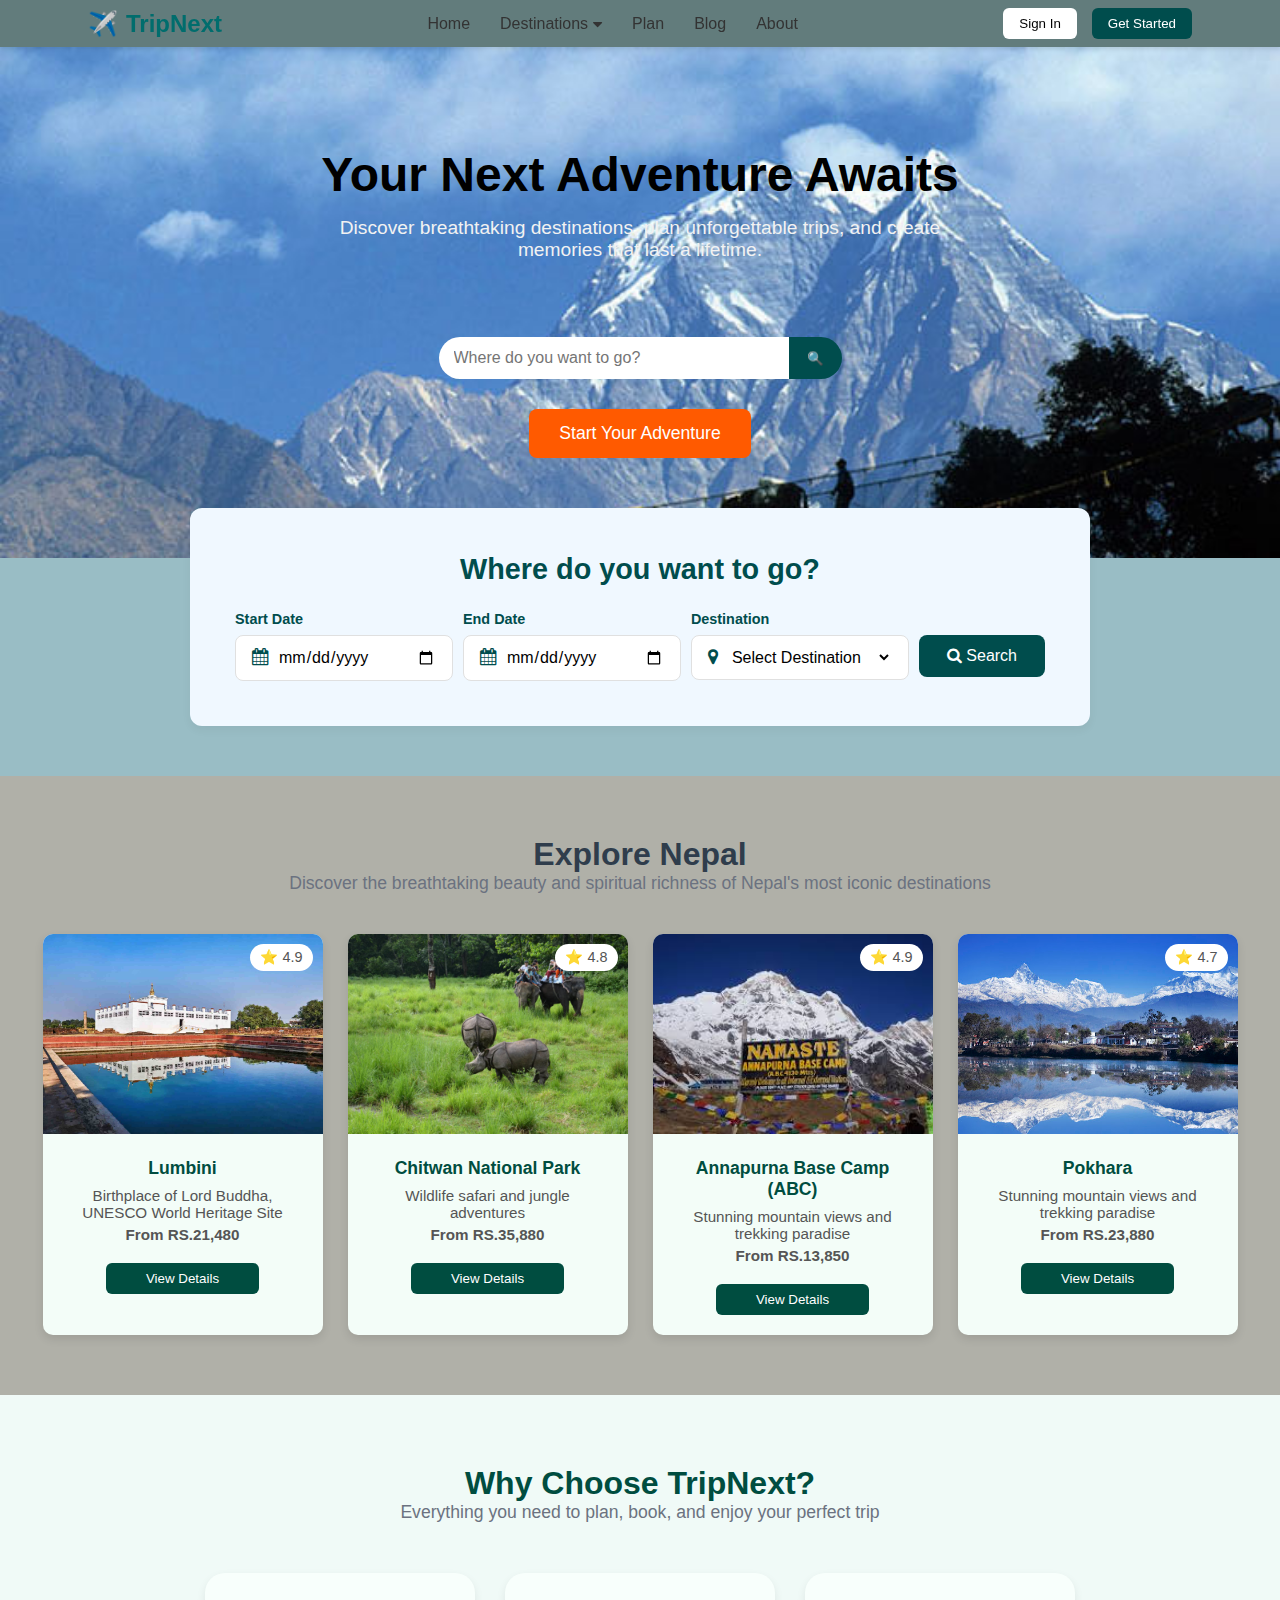
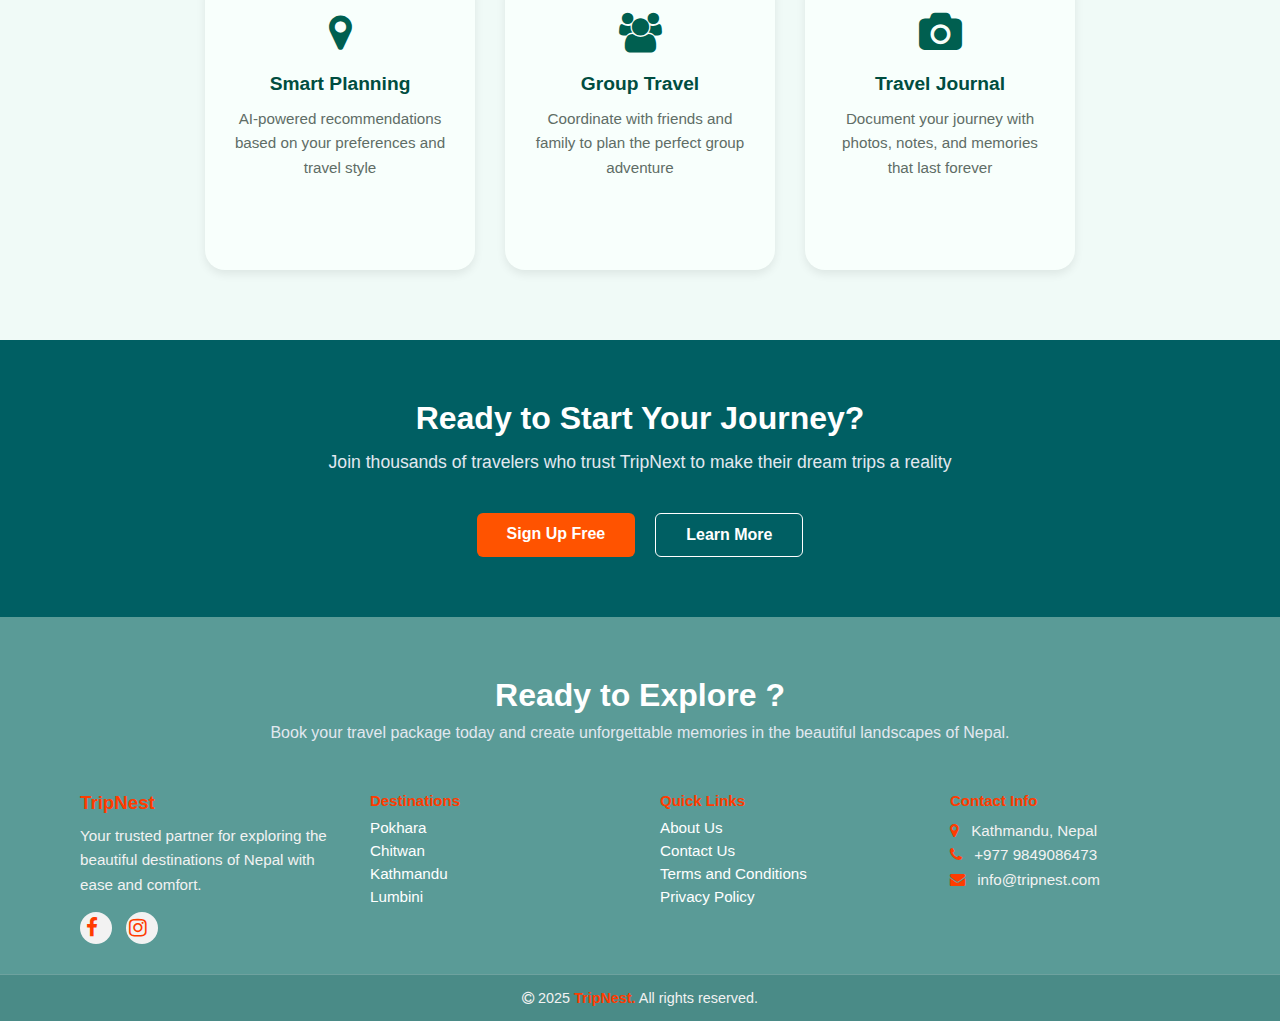
<file: index.html>
<!DOCTYPE html>
<html lang="en">
<head>
  <meta charset="UTF-8" />
  <meta name="viewport" content="width=device-width, initial-scale=1.0" />
  <title>TripNext</title>
  <link rel="stylesheet" href="https://cdnjs.cloudflare.com/ajax/libs/font-awesome/4.7.0/css/font-awesome.min.css">
    
  <style>
    /* ---------- Global Styles ---------- */
    * {
      margin: 0;
      padding: 0;
      box-sizing: border-box;
      font-family: 'Segoe UI', Tahoma, Geneva, Verdana, sans-serif;
    }

    body {
      background-color: #99bdc5;
      color: #222;
    }

    a {
      text-decoration: none;
      color: inherit;
    }

    /* ---------- Navbar ---------- */
    header {
      display: flex;
      justify-content: space-between;
      align-items: center;
      padding: 8px 88px;
      background-color:rgb(98, 124, 124);
      box-shadow: 0 2px 4px rgba(0,0,0,0.1);
      position:sticky;
      top: 0;
      z-index: 90;
    }

    .logo {
      font-size: 1.5rem;
      font-weight: bold;
      color: #006d6d;
      display: flex;
      align-items: center;
      gap: 8px;
    }

    .logo::before {
      content: "✈️";
    }

    nav ul {
      display: flex;
      list-style: none;
      gap: 30px;
    }

    nav ul li {
      font-weight: 500;
      color: #333;
      gap: 15px;
      position: relative;
    }

    .nav-right {
      display: flex;
      align-items: center;
      gap: 15px;
    }

    .nav-right button {
      border: none;
      cursor: pointer;
      padding: 8px 16px;
      border-radius: 6px;
      font-weight: 500;
    }

    .signin-btn {
      background: #fff;
      border: 1px solid #ccc;
    }

    .admin-btn {
      background: #f7f7f7;
      border: 1px solid #ccc;
    }

    .getstarted-btn {
      background-color: #004d4d;
      color: white;
    }

    /* ---------- Dropdown Styles ---------- */
    .dropdown {
      position: relative;
    }

    .dropbtn {
      display: flex;
      align-items: center;
      gap: 5px;
    }

    .dropdown-content {
      display: none;
      position: absolute;
      background-color: #ffffff;
      min-width: 220px;
      box-shadow: 0 8px 16px rgba(0, 0, 0, 0.1);
      border-radius: 8px;
      z-index: 100;
      top: 100%;
      left: 0;
      padding: 10px 0;
      margin-top: 10px;
    }

    .dropdown-content a {
      color: #333;
      padding: 12px 20px;
      text-decoration: none;
      display: block;
      font-weight: 500;
      transition: all 0.3s ease;
      border-left: 3px solid transparent;
    }

    .dropdown-content a:hover {
      background-color: #f0faf7;
      color: #004d4d;
      border-left: 3px solid #004d4d;
    }

    .dropdown:hover .dropdown-content {
      display: block;
    }

    .dropdown:hover .dropbtn {
      color: #004d4d;
    }

    .dropdown-content::before {
      content: '';
      position: absolute;
      top: -10px;
      left: 20px;
      border-width: 0 10px 10px 10px;
      border-style: solid;
      border-color: transparent transparent #ffffff transparent;
    }

    /* ---------- Hero Section ---------- */
    .project {
      text-align: center;
      background-color: #7fa9a9;
      color:black;
      padding: 100px 20px;
      background-image: url(images/background.jpg);
      background-repeat: no-repeat;
      background-size: cover;
    }

    .hero h1 {
      font-size: 3rem;
      font-weight: 800;
      margin-bottom: 15px;
    }

    .hero p {
      font-size: 1.2rem;
      max-width: 650px;
      margin: 0 auto 40px auto;
      color: #f2f2f2;
    }

    .search-box {
      display: flex;
      justify-content: center;
      margin-bottom: 30px;
    }

    .search-box input {
      width: 350px;
      padding: 12px 15px;
      border-radius: 25px 0 0 25px;
      border: none;
      outline: none;
      font-size: 1rem;
    }

    .search-box button {
      background-color: #004d4d;
      border: none;
      color: white;
      padding: 12px 18px;
      border-radius: 0 25px 25px 0;
      cursor: pointer;
    }

    .start-btn {
      background-color: #ff5a00;
      color: white;
      border: none;
      padding: 14px 30px;
      border-radius: 8px;
      font-size: 1.1rem;
      cursor: pointer;
      transition: background 0.3s;
    }

    .start-btn:hover {
      background-color: #ff7300;
    }

    /* ------- Search Container ------- */
    .search-container {
      background-color:aliceblue;
      padding: 45px;
      border-radius: 12px;
      box-shadow: 0 4px 10px rgba(0, 0, 0, 0.05);
      width: 90%;
      max-width: 900px;
      text-align: center;
      margin: -50px auto 50px auto;
    }

    .search-container h2 {
      color: #004d4d;
      font-size: 1.8rem;
      margin-bottom: 25px;
      font-weight: 700;
    }

    /* ------- Search Form ------- */
    .search-bar {
      display: flex;
      justify-content: space-between;
      flex-wrap: wrap;
      gap: 10px;
    }

    .search-field {
      flex: 1;
      display: flex;
      flex-direction: column;
      gap: 8px;
      min-width: 180px;
    }

    .search-field label {
      font-weight: 600;
      color: #004d4d;
      font-size: 0.9rem;
      text-align: left;
    }

    .search-field-input {
      display: flex;
      align-items: center;
      gap: 10px;
      border: 1px solid #e0e0e0;
      border-radius: 8px;
      padding: 12px 16px;
      background-color: #fff;
    }

    .search-field-input input, .search-field-input select {
      border: none;
      outline: none;
      width: 100%;
      font-size: 1rem;
      background: transparent;
    }

    .search-field-input i {
      color: #004d4d;
      font-size: 1.1rem;
    }

    /* ------- Search Button ------- */
    .search-button {
      background-color: #004d4d;
      color: white;
      border: none;
      border-radius: 8px;
      padding: 12px 28px;
      cursor: pointer;
      font-size: 1rem;
      font-weight: 500;
      transition: background 0.3s;
      margin-top: 24px;
      height: fit-content;
    }

    .search-button:hover {
      background-color: #007272;
    }

    /* ------- Explore Section ------- */
    .explore-section {
      text-align: center;
      padding: 60px 20px;
      background-color:rgb(176, 176, 168);
      width: 100%;
    }

    .explore-section h2 {
      font-size: 2rem;
      font-weight: 700;
      color: #2f3d4c;
    }

    .explore-section p {
      color: #6b7280;
      font-size: 1.1rem;
      margin-bottom: 40px;
    }

    .card-container {
      display: flex;
      justify-content: center;
      flex-wrap: wrap;
      gap: 25px;
    }

    .card {
      background-color: #f3fdf8;
      border-radius: 10px;
      width: 280px;
      box-shadow: 0 4px 10px rgba(0, 0, 0, 0.1);
      overflow: hidden;
      position: relative;
      transition: transform 0.3s ease;
    }

    .card:hover {
      transform: translateY(-8px);
    }

    .card img {
      width: 100%;
      height: 200px;
      object-fit: cover;
    }

    .rating {
      position: absolute;
      top: 10px;
      right: 10px;
      background: white;
      padding: 5px 10px;
      border-radius: 20px;
      font-size: 0.9rem;
      color: #555;
    }

    .card-content {
      padding: 20px;
    }

    .card-content h3 {
      color: #004d40;
      font-size: 1.1rem;
      margin-bottom: 8px;
    }

    .card-content p {
      color: #555;
      font-size: 0.95rem;
      margin: 5px 0;
    }

    .price {
      font-weight: bold;
      color: #003c30;
      margin-top: 10px;
    }

    .btn {
      margin-top: 15px;
      background-color: #004d40;
      color: white;
      border: none;
      padding: 8px 20px;
      border-radius: 6px;
      cursor: pointer;
      transition: background-color 0.3s ease;
    }

    .btn:hover {
      background-color: #00695c;
    }

    /* ------- Choose Section ------- */
    .choose-section {
      background-color: #f0faf7;
      text-align: center;
      padding: 70px 20px;
      width: 100%;
    }

    .choose-section h2 {
      font-size: 2rem;
      color: #004d40;
      font-weight: 700;
    }

    .choose-section p {
      color: #6b7280;
      margin-bottom: 50px;
      font-size: 1.1rem;
    }

    .features-container {
      display: flex;
      justify-content: center;
      flex-wrap: wrap;
      gap: 30px;
    }

    .feature-card {
      background-color: #f8fffc;
      width: 270px;
      border-radius: 20px;
      padding: 40px 25px;
      box-shadow: 0 4px 10px rgba(0, 0, 0, 0.08);
      transition: transform 0.3s ease, box-shadow 0.3s ease;
    }

    .feature-card:hover {
      transform: translateY(-8px);
      box-shadow: 0 6px 15px rgba(0, 0, 0, 0.1);
    }

    .feature-card i {
      font-size: 2.5rem;
      color: #005f50;
      margin-bottom: 20px;
    }

    .feature-card h3 {
      font-size: 1.2rem;
      color: #004d40;
      margin-bottom: 12px;
    }

    .feature-card p {
      color: #5f6d66;
      font-size: 0.95rem;
      line-height: 1.6;
    }

    /* ------- Journey Section ------- */
    .journey-section {
      background-color: #005f63;
      color: white;
      text-align: center;
      padding: 60px 20px;
      width: 100%;
    }

    .journey-section h2 {
      font-size: 2rem;
      font-weight: 700;
      margin-bottom: 15px;
    }

    .journey-section p {
      font-size: 1.1rem;
      color: #e2e8f0;
      margin-bottom: 40px;
    }

    .button-container {
      display: flex;
      justify-content: center;
      gap: 20px;
    }

    .btn-primary {
      background-color: #ff5300;
      color: white;
      padding: 12px 30px;
      border-radius: 6px;
      text-decoration: none;
      font-weight: 600;
      transition: 0.3s;
    }

    .btn-primary:hover {
      background-color: #e04a00;
    }

    .btn-outline {
      border: 1.5px solid white;
      color: white;
      padding: 12px 30px;
      border-radius: 6px;
      text-decoration: none;
      font-weight: 600;
      transition: 0.3s;
    }

    .btn-outline:hover {
      background-color: white;
      color: #005f63;
    }

    /* ------- Footer Section ------- */
    .footer-section {
      background-color: #5a9b97;
      color: white;
      padding-top: 60px;
      text-align: center;
      width: 100%;
    }

    .footer-top h2 {
      font-size: 2rem;
      font-weight: 700;
      margin-bottom: 10px;
    }

    .footer-top p {
      font-size: 1rem;
      color: #e2e8f0;
      margin-bottom: 50px;
    }

    .footer-content {
      display: flex;
      justify-content: center;
      flex-wrap: wrap;
      gap: 40px;
      text-align: left;
      padding: 0 30px 30px 30px;
    }

    .footer-box {
      flex: 1;
      min-width: 200px;
      max-width: 250px;
    }

    .footer-logo {
      color: #ff3c00;
      font-weight: 700;
      margin-bottom: 10px;
    }

    .footer-box h4 {
      color: #ff3c00;
      font-size: 15px;
      margin-bottom: 10px;
    }

    .footer-box ul {
      list-style: none;
      padding: 0;
      margin: 0;
    }

    .footer-box ul li {
      color: white;
      font-size: 0.95rem;
      margin-bottom: 6px;
      cursor: pointer;
    }

    .footer-box ul li:hover {
      text-decoration: underline;
    }

    .footer-box p {
      color: #f2f2f2;
      font-size: 0.95rem;
      line-height: 1.6;
    }

    .footer-box i {
      color: #ff3c00;
      margin-right: 8px;
    }

    .social-icons {
      margin-top: 15px;
    }

    .social-icons a {
      display: inline-block;
      margin-right: 10px;
      font-size: 1.3rem;
      color: white;
      background-color: #f2f2f2;
      border-radius: 50%;
      width: 32px;
      height: 32px;
      text-align: center;
      line-height: 32px;
      transition: 0.3s;
    }

    .social-icons a:hover {
      background-color: #ff3c00;
      color: white;
    }

    .footer-bottom {
      background-color: #4a8b87;
      text-align: center;
      padding: 15px 10px;
      border-top: 1px solid rgba(255, 255, 255, 0.2);
    }

    .footer-bottom p {
      color: #f2f2f2;
      font-size: 0.9rem;
    }

    .footer-bottom strong {
      color: #ff3c00;
    }

    /* ------- Responsive ------- */
    @media (max-width: 768px) {
      header {
        flex-direction: column;
        padding: 15px 20px;
        gap: 10px;
      }
      nav ul {
        gap: 15px;
        flex-wrap: wrap;
        justify-content: center;
      }
      .hero h1 {
        font-size: 2.2rem;
      }
      .search-box input {
        width: 80%;
      }
      .search-bar {
        flex-direction: column;
      }
      .search-field,
      .search-button {
        width: 100%;
      }
      .button-container {
        flex-direction: column;
        align-items: center;
      }
      .footer-content {
        flex-direction: column;
        align-items: center;
        text-align: center;
      }
      
      /* Responsive dropdown */
      .dropdown-content {
        position: static;
        box-shadow: none;
        border-radius: 0;
        padding: 0;
        margin-top: 0;
        display: none;
      }
      .dropdown-content::before {
        display: none;
      }
      .dropdown-content a {
        padding: 10px 15px;
        background-color: #f8f8f8;
      }
    }

    /* ------- Search Results Styles ------- */
    .search-results {
      background-color: #f9f9f9;
      padding: 20px;
      border-radius: 12px;
      margin-top: 30px;
      box-shadow: 0 4px 10px rgba(0, 0, 0, 0.05);
      display: none;
    }

    .results-header {
      display: flex;
      justify-content: space-between;
      align-items: center;
      margin-bottom: 15px;
      padding-bottom: 10px;
      border-bottom: 2px solid #e0e0e0;
    }

    .results-title {
      font-size: 1.5rem;
      color: #004d4d;
    }

    .results-count {
      color: #666;
      font-weight: 600;
    }

    .destination-cards-results {
      display: grid;
      grid-template-columns: repeat(auto-fill, minmax(300px, 1fr));
      gap: 15px;
    }

    .destination-card-result {
      background-color: white;
      border-radius: 10px;
      padding: 20px;
      box-shadow: 0 3px 8px rgba(0, 0, 0, 0.08);
      transition: all 0.3s;
      display: flex;
      flex-direction: column;
      gap: 10px;
    }

    .destination-card-result:hover {
      transform: translateY(-3px);
      box-shadow: 0 5px 15px rgba(0, 0, 0, 0.1);
    }

    .card-title-result {
      font-size: 1.3rem;
      font-weight: 700;
      color: #004d4d;
      margin: 0;
    }

    .card-dates-result {
      color: #666;
      font-size: 0.9rem;
      margin: 0;
    }

    .card-price-result {
      font-size: 1.2rem;
      font-weight: 700;
      color: #004d4d;
      margin: 0;
    }

    .card-button-result {
      background: linear-gradient(to right, #004d4d, #007272);
      color: white;
      border: none;
      padding: 10px 15px;
      border-radius: 6px;
      text-decoration: none;
      font-weight: 600;
      text-align: center;
      cursor: pointer;
      transition: all 0.3s;
      margin-top: 5px;
      display: block;
    }

    .card-button-result:hover {
      background: linear-gradient(to right, #003c3c, #006060);
      text-decoration: none;
      color: white;
    }

    .no-results {
      text-align: center;
      padding: 30px;
      color: #666;
      font-size: 1rem;
    }

    .no-results i {
      font-size: 2.5rem;
      color: #ccc;
      margin-bottom: 10px;
      display: block;
    }
  </style>
</head>
<body>

  <!-- Navbar -->
  <header>
    <div class="logo">TripNext</div>
    <nav>
      <ul>
        <li><a href="index.html">Home</a></li>
        
        <!-- Destinations Dropdown -->
        <li class="dropdown">
          <a href="#" class="dropbtn">Destinations <i class="fa fa-caret-down"></i></a>
          <div class="dropdown-content">
            <a href="pokhara.html">Pokhara</a>
            <a href="chitwan.html">Chitwan National Park</a>
            <a href="lumbini.html">Lumbini</a>
            <a href="annapurna.html">Annapurna Circuit</a>
          </div>
        </li>
        
        <li><a href="#">Plan</a></li>
        <li><a href="#">Blog</a></li>
        <li><a href="#">About</a></li>
      </ul>
    </nav>
    <div class="nav-right">
      <button class="signin-btn"><a href="signin.php">Sign In</a></button>
      <button class="getstarted-btn"><a href="signup.php">Get Started</a></button>
    </div>
  </header>

  <!-- Hero Section -->
  <section class="project">
    <div class="hero">
      <h1>Your Next Adventure Awaits</h1>
      <p>Discover breathtaking destinations, plan unforgettable trips, and create memories that last a lifetime.</p> <br> <br>
      <div class="search-box">
        <input type="text" placeholder="Where do you want to go?">
        <button>🔍</button>
      </div>
      <button class="start-btn">Start Your Adventure</button>
    </div>
  </section>
  
  <!-- Search Container -->
  <div class="search-container">
    <h2>Where do you want to go?</h2>
    <div class="search-bar">
      <!-- Start Date -->
      <div class="search-field">
        <label for="startDate">Start Date</label>
        <div class="search-field-input">
          <i class="fa fa-calendar"></i>
          <input type="date" id="startDate" placeholder="Start Date">
        </div>
      </div>
      
      <!-- End Date -->
      <div class="search-field">
        <label for="endDate">End Date</label>
        <div class="search-field-input">
          <i class="fa fa-calendar"></i>
          <input type="date" id="endDate" placeholder="End Date">
        </div>
      </div>
      
      <!-- Destination Dropdown -->
      <div class="search-field">
        <label for="destination">Destination</label>
        <div class="search-field-input">
          <i class="fa fa-map-marker"></i>
          <select id="destination">
            <option value="">Select Destination</option>
            <option value="Pokhara">Pokhara</option>
            <option value="Chitwan">Chitwan</option>
            <option value="Lumbini">Lumbini</option>
            <option value="Annapurna">Annapurna</option>
          </select>
        </div>
      </div>
      
      <button class="search-button" id="searchButton"><i class="fa fa-search"></i> Search</button>
    </div>
    
    <!-- Search Results Section -->
    <div class="search-results" id="searchResults">
      <div class="results-header">
        <h2 class="results-title">Search Results</h2>
        <div class="results-count" id="resultsCount">0 destinations found</div>
      </div>
      
      <div class="destination-cards-results" id="destinationCardsResults">
        <!-- Results will be populated here by JavaScript -->
      </div>
    </div>
  </div>

  <!-- Explore Section -->
  <section class="explore-section">
    <h2>Explore Nepal</h2>
    <p>Discover the breathtaking beauty and spiritual richness of Nepal's most iconic destinations</p>

    <div class="card-container">
      <!-- Lumbini -->
      <div class="card">
        <img src="images/lumbini.jpg" alt="Lumbini">
        <div class="rating">⭐ 4.9</div>
        <div class="card-content">
          <h3>Lumbini</h3>
          <p>Birthplace of Lord Buddha, UNESCO World Heritage Site</p>
          <p class="price">From RS.21,480</p>
          <button class="btn"><a href="lumbini.html" class="btn view-details-btn">View Details</a></button>
        </div>
      </div>

      <!-- Chitwan National Park -->
      <div class="card">
        <img src="images/chitwan.jpg" alt="Chitwan National Park">
        <div class="rating">⭐ 4.8</div>
        <div class="card-content">
          <h3>Chitwan National Park</h3>
          <p>Wildlife safari and jungle adventures</p>
          <p class="price">From RS.35,880</p>
          <button class="btn"><a href="chitwan.html" class="btn view-details-btn">View Details</a></button>
        </div>
      </div>

      <!-- Annapurna Base Camp -->
      <div class="card">
        <img src="images/arnapurna.jpg" alt="Annapurna Base Camp">
        <div class="rating">⭐ 4.9</div>
        <div class="card-content">
          <h3>Annapurna Base Camp (ABC)</h3>
          <p>Stunning mountain views and trekking paradise</p>
          <p class="price">From RS.13,850</p>
          <button class="btn"><a href="annapurna.html" class="btn view-details-btn">View Details</a></button>
        </div>
      </div>

       <!-- Pokhara -->
      <div class="card">
        <img src="images/pokhara.jpg" alt="Pokhara">
        <div class="rating">⭐ 4.7</div>
        <div class="card-content">
          <h3>Pokhara</h3>
          <p>Stunning mountain views and trekking paradise</p>
          <p class="price">From RS.23,880</p>
          <button class="btn"><a href="pokhara.html" class="btn view-details-btn">View Details</a></button>
        </div>
      </div>
    </div>
  </section>

  <!-- Choose Section -->
  <section class="choose-section">
    <h2>Why Choose TripNext?</h2>
    <p>Everything you need to plan, book, and enjoy your perfect trip</p>

    <div class="features-container">
      
      <div class="feature-card">
        <i class="fa fa-map-marker"></i>
        <h3>Smart Planning</h3>
        <p>AI-powered recommendations based on your preferences and travel style</p>
      </div>

      <div class="feature-card">
        <i class="fa fa-users"></i>
        <h3>Group Travel</h3>
        <p>Coordinate with friends and family to plan the perfect group adventure</p>
      </div>

      <div class="feature-card">
        <i class="fa fa-camera"></i>
        <h3>Travel Journal</h3>
        <p>Document your journey with photos, notes, and memories that last forever</p>
      </div>

    </div>
  </section>

  <!-- Journey Section -->
  <section class="journey-section">
    <h2>Ready to Start Your Journey?</h2>
    <p>Join thousands of travelers who trust TripNext to make their dream trips a reality</p>
    
    <div class="button-container">
      <a href="#" class="btn-primary">Sign Up Free</a>
      <a href="#" class="btn-outline">Learn More</a>
    </div>
  </section>

  <!-- Footer -->
  <footer class="footer-section">
    <div class="footer-top">
      <h2>Ready to Explore ?</h2>
      <p>Book your travel package today and create unforgettable memories in the beautiful landscapes of Nepal.</p>
    </div>

    <div class="footer-content">
      <div class="footer-box">
        <h3 class="footer-logo">TripNest</h3>
        <p>Your trusted partner for exploring the beautiful destinations of Nepal with ease and comfort.</p>
        <div class="social-icons">
          <a href="#"><i class="fa fa-facebook"></i></a>
          <a href="#"><i class="fa fa-instagram"></i></a>
        </div>
      </div>

      <div class="footer-box">
        <h4>Destinations</h4>
        <ul>
          <li>Pokhara</li>
          <li>Chitwan</li>
          <li>Kathmandu</li>
          <li>Lumbini</li>
        </ul>
      </div>

      <div class="footer-box">
        <h4>Quick Links</h4>
        <ul>
          <li>About Us</li>
          <li>Contact Us</li>
          <li>Terms and Conditions</li>
          <li>Privacy Policy</li>
        </ul>
      </div>

      <div class="footer-box">
        <h4>Contact Info</h4>
        <p><i class="fa fa-map-marker"></i> Kathmandu, Nepal</p>
        <p><i class="fa fa-phone"></i> +977 9849086473</p>
        <p><i class="fa fa-envelope"></i> info@tripnest.com</p>
      </div>
    </div>

    <div class="footer-bottom">
      <p><i class="fa fa-copyright"></i> 2025 <strong>TripNest.</strong> All rights reserved.</p>
    </div>
  </footer>

  <script>
    document.addEventListener('DOMContentLoaded', function() {
      const searchButton = document.getElementById('searchButton');
      const searchResults = document.getElementById('searchResults');
      const destinationCardsResults = document.getElementById('destinationCardsResults');
      const resultsCount = document.getElementById('resultsCount');
      
      // Set minimum date to today
      const today = new Date().toISOString().split('T')[0];
      document.getElementById('startDate').min = today;
      document.getElementById('endDate').min = today;
      
      // Update end date min when start date changes
      document.getElementById('startDate').addEventListener('change', function() {
        document.getElementById('endDate').min = this.value;
      });
      
      // Destination data for Nepal with page links
      const destinations = {
        "Pokhara": {
          name: "Pokhara",
          price: "RS.23,880",
          page: "pokhara.html"
        },
        "Chitwan": {
          name: "Chitwan National Park",
          price: "RS.35,880",
          page: "chitwan.html"
        },
        "Lumbini": {
          name: "Lumbini",
          price: "RS.21,480",
          page: "lumbini.html"
        },
        "Annapurna": {
          name: "Annapurna Circuit",
          price: "RS.13,850",
          page: "annapurna.html"
        }
      };
      
      // Handle search button click
      searchButton.addEventListener('click', function(e) {
        e.preventDefault();
        
        const destination = document.getElementById('destination').value;
        const startDate = document.getElementById('startDate').value;
        const endDate = document.getElementById('endDate').value;
        
        // Validate dates
        if (startDate && endDate && new Date(startDate) > new Date(endDate)) {
          alert('End date must be after start date');
          return;
        }
        
        // Validate destination
        if (!destination) {
          alert('Please select a destination');
          return;
        }
        
        // Show results section
        searchResults.style.display = 'block';
        
        // Format dates for display
        const formattedStartDate = formatDate(startDate);
        const formattedEndDate = formatDate(endDate);
        
        // Clear previous results
        destinationCardsResults.innerHTML = '';
        
        // Display results
        if (destination && destinations[destination]) {
          const dest = destinations[destination];
          
          const card = document.createElement('div');
          card.className = 'destination-card-result';
          card.innerHTML = `
            <h3 class="card-title-result">${dest.name}</h3>
            <p class="card-dates-result">📅 ${formattedStartDate} - ${formattedEndDate}</p>
            <p class="card-price-result">${dest.price}</p>
            <a href="${dest.page}" class="card-button-result">Book Now</a>
          `;
          destinationCardsResults.appendChild(card);
          
          resultsCount.textContent = "1 destination found";
        } else {
          destinationCardsResults.innerHTML = `
            <div class="no-results">
              <i>✈️</i>
              <p>Please select one of the available destinations from the dropdown</p>
            </div>
          `;
          resultsCount.textContent = "0 destinations found";
        }
        
        // Scroll to results
        searchResults.scrollIntoView({ behavior: 'smooth' });
      });
      
      // Helper function to format date as mm/dd/yyyy
      function formatDate(dateString) {
        if (!dateString) return "Not selected";
        const date = new Date(dateString);
        const month = String(date.getMonth() + 1).padStart(2, '0');
        const day = String(date.getDate()).padStart(2, '0');
        const year = date.getFullYear();
        return `${month}/${day}/${year}`;
      }
    });
  </script>

</body>
</html>
</file>
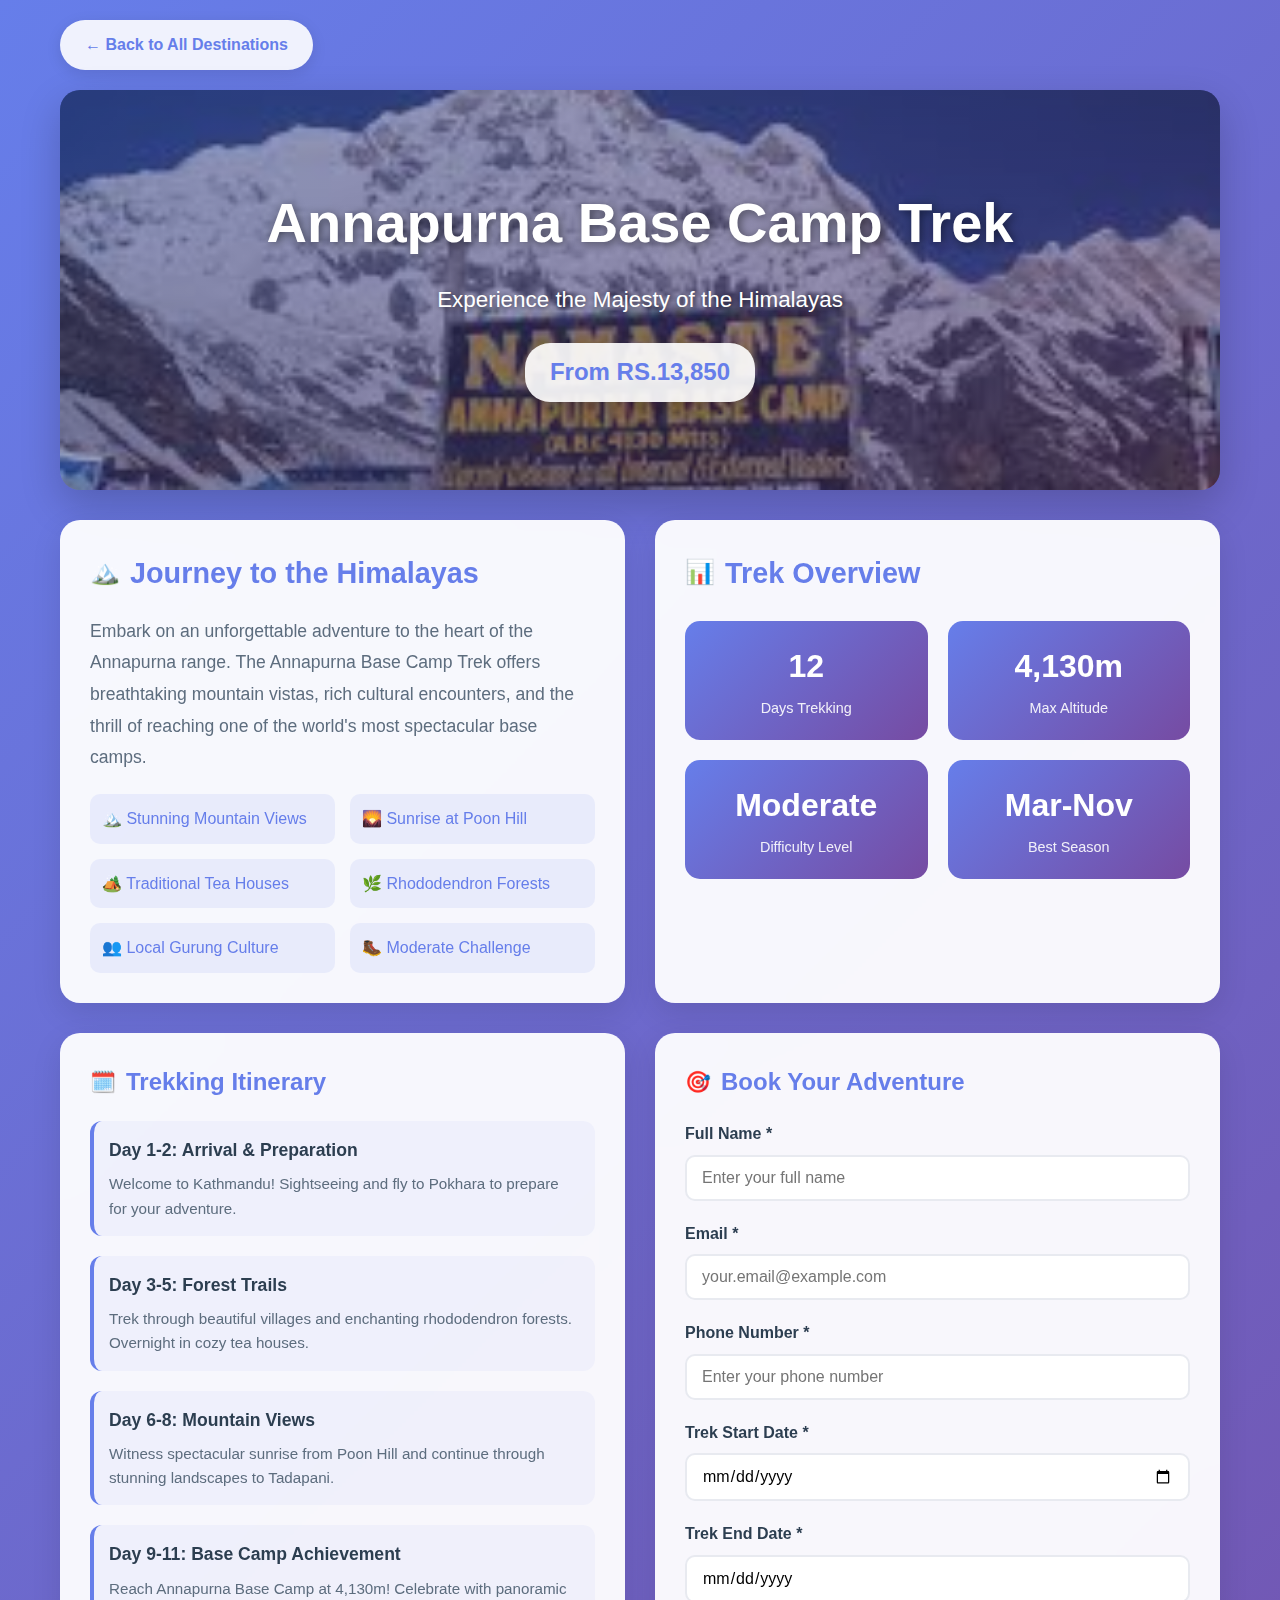
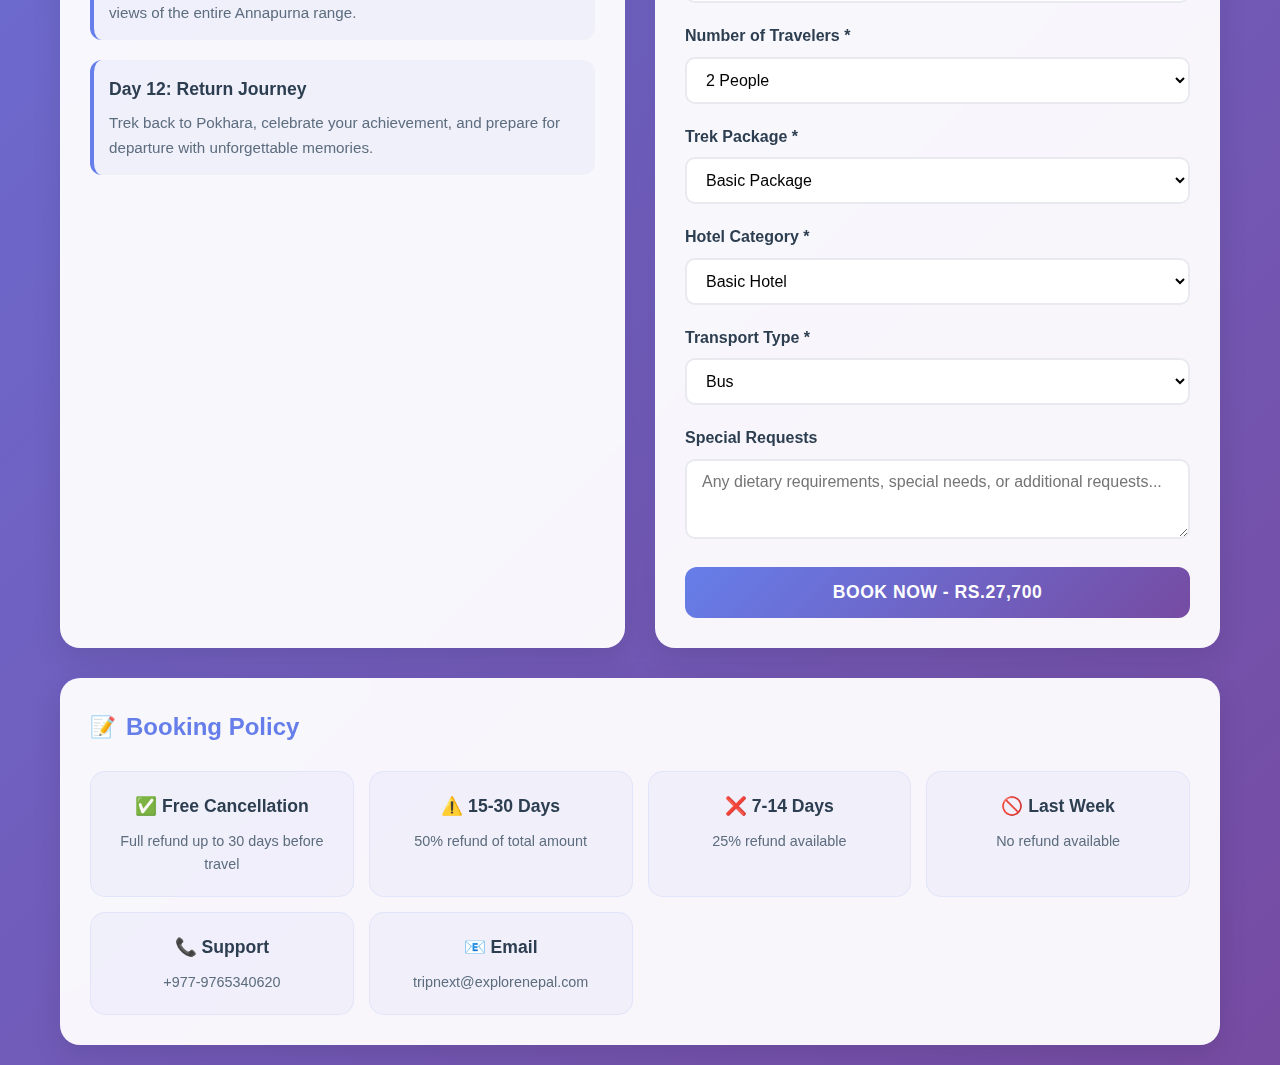
<file: annapurna.html>
<!DOCTYPE html>
<html lang="en">
<head>
    <meta charset="UTF-8">
    <meta name="viewport" content="width=device-width, initial-scale=1.0">
    <title>Annapurna Base Camp - Explore Nepal</title>
    <style>
        /* ALL YOUR EXISTING STYLES - KEEP EXACTLY THE SAME */
        * {
            margin: 0;
            padding: 0;
            box-sizing: border-box;
            font-family: 'Segoe UI', Tahoma, Geneva, Verdana, sans-serif;
        }

        body {
            background: linear-gradient(135deg, #667eea 0%, #764ba2 100%);
            color: #333;
            line-height: 1.6;
        }

        .container {
            max-width: 1200px;
            margin: 0 auto;
            padding: 20px;
        }

        .back-btn {
            background: rgba(255, 255, 255, 0.9);
            color: #667eea;
            border: none;
            padding: 12px 25px;
            border-radius: 25px;
            cursor: pointer;
            font-weight: 600;
            text-decoration: none;
            display: inline-flex;
            align-items: center;
            gap: 8px;
            margin-bottom: 20px;
            transition: all 0.3s ease;
            box-shadow: 0 4px 15px rgba(0, 0, 0, 0.1);
        }

        .back-btn:hover {
            background: white;
            transform: translateY(-2px);
            box-shadow: 0 6px 20px rgba(0, 0, 0, 0.15);
        }

        .hero-header {
            position: relative;
            border-radius: 20px;
            margin-bottom: 30px;
            overflow: hidden;
            box-shadow: 0 15px 40px rgba(0, 0, 0, 0.2);
            height: 400px;
        }

        .hero-image {
            width: 100%;
            height: 100%;
            object-fit: cover;
            filter: brightness(0.7);
        }

        .hero-content {
            position: absolute;
            top: 0;
            left: 0;
            right: 0;
            bottom: 0;
            display: flex;
            flex-direction: column;
            justify-content: center;
            align-items: center;
            text-align: center;
            color: white;
            padding: 30px;
            background: linear-gradient(135deg, rgba(102, 126, 234, 0.3) 0%, rgba(118, 75, 162, 0.3) 100%);
        }

        .hero-content h1 {
            font-size: 3.5rem;
            margin-bottom: 15px;
            font-weight: 700;
            text-shadow: 2px 2px 10px rgba(0, 0, 0, 0.5);
        }

        .hero-content p {
            font-size: 1.4rem;
            margin-bottom: 10px;
            text-shadow: 1px 1px 5px rgba(0, 0, 0, 0.5);
        }

        .rating {
            display: inline-flex;
            align-items: center;
            gap: 8px;
            background: linear-gradient(135deg, #ffd700, #ffed4e);
            padding: 8px 20px;
            border-radius: 25px;
            margin-top: 15px;
            font-weight: 600;
            color: #8e6c0a;
            box-shadow: 0 4px 15px rgba(0, 0, 0, 0.2);
        }

        .price-tag {
            background: rgba(255, 255, 255, 0.9);
            color: #667eea;
            padding: 10px 25px;
            border-radius: 25px;
            font-size: 1.5rem;
            font-weight: 700;
            margin-top: 15px;
            box-shadow: 0 4px 15px rgba(0, 0, 0, 0.2);
        }

        .hero-section {
            display: grid;
            grid-template-columns: 1fr 1fr;
            gap: 30px;
            margin-bottom: 30px;
        }

        .introduction-card {
            background: rgba(255, 255, 255, 0.95);
            border-radius: 20px;
            padding: 30px;
            box-shadow: 0 10px 30px rgba(0, 0, 0, 0.1);
            backdrop-filter: blur(10px);
        }

        .introduction-card h2 {
            color: #667eea;
            margin-bottom: 20px;
            font-size: 1.8rem;
            display: flex;
            align-items: center;
            gap: 10px;
        }

        .introduction-card h2::before {
            content: '🏔️';
            font-size: 1.5rem;
        }

        .introduction-card p {
            color: #5d6d7e;
            margin-bottom: 15px;
            font-size: 1.1rem;
            line-height: 1.8;
        }

        .highlights-grid {
            display: grid;
            grid-template-columns: repeat(2, 1fr);
            gap: 15px;
            margin-top: 20px;
        }

        .highlight-item {
            display: flex;
            align-items: center;
            gap: 10px;
            padding: 12px;
            background: rgba(102, 126, 234, 0.1);
            border-radius: 10px;
            font-weight: 500;
            color: #667eea;
        }

        .stats-card {
            background: rgba(255, 255, 255, 0.95);
            border-radius: 20px;
            padding: 30px;
            box-shadow: 0 10px 30px rgba(0, 0, 0, 0.1);
            backdrop-filter: blur(10px);
        }

        .stats-card h2 {
            color: #667eea;
            margin-bottom: 25px;
            font-size: 1.8rem;
            display: flex;
            align-items: center;
            gap: 10px;
        }

        .stats-card h2::before {
            content: '📊';
            font-size: 1.5rem;
        }

        .stats-grid {
            display: grid;
            grid-template-columns: repeat(2, 1fr);
            gap: 20px;
        }

        .stat-item {
            text-align: center;
            padding: 20px;
            background: linear-gradient(135deg, #667eea, #764ba2);
            border-radius: 15px;
            color: white;
            transition: transform 0.3s ease;
        }

        .stat-item:hover {
            transform: translateY(-5px);
        }

        .stat-number {
            font-size: 2rem;
            font-weight: 700;
            margin-bottom: 5px;
        }

        .stat-label {
            font-size: 0.9rem;
            opacity: 0.9;
        }

        .content-section {
            display: grid;
            grid-template-columns: 1fr 1fr;
            gap: 30px;
            margin-bottom: 30px;
        }

        .itinerary-card {
            background: rgba(255, 255, 255, 0.95);
            border-radius: 20px;
            padding: 30px;
            box-shadow: 0 10px 30px rgba(0, 0, 0, 0.1);
            backdrop-filter: blur(10px);
        }

        .itinerary-card h3 {
            color: #667eea;
            margin-bottom: 20px;
            font-size: 1.5rem;
            display: flex;
            align-items: center;
            gap: 10px;
        }

        .itinerary-card h3::before {
            content: '🗓️';
            font-size: 1.3rem;
        }

        .itinerary-day {
            margin-bottom: 20px;
            padding: 15px;
            background: rgba(102, 126, 234, 0.05);
            border-radius: 12px;
            border-left: 4px solid #667eea;
            transition: all 0.3s ease;
        }

        .itinerary-day:hover {
            background: rgba(102, 126, 234, 0.1);
            transform: translateX(5px);
        }

        .itinerary-day h4 {
            color: #2c3e50;
            margin-bottom: 8px;
            font-size: 1.1rem;
        }

        .itinerary-day p {
            color: #5d6d7e;
            margin: 0;
            font-size: 0.95rem;
        }

        .booking-card {
            background: rgba(255, 255, 255, 0.95);
            border-radius: 20px;
            padding: 30px;
            box-shadow: 0 10px 30px rgba(0, 0, 0, 0.1);
            backdrop-filter: blur(10px);
        }

        .booking-card h3 {
            color: #667eea;
            margin-bottom: 20px;
            font-size: 1.5rem;
            display: flex;
            align-items: center;
            gap: 10px;
        }

        .booking-card h3::before {
            content: '🎯';
            font-size: 1.3rem;
        }

        .form-group {
            margin-bottom: 20px;
        }

        .form-group label {
            display: block;
            margin-bottom: 8px;
            font-weight: 600;
            color: #2c3e50;
        }

        .form-group input,
        .form-group select,
        .form-group textarea {
            width: 100%;
            padding: 12px 15px;
            border: 2px solid #e8eaf0;
            border-radius: 10px;
            font-size: 1rem;
            transition: all 0.3s ease;
            background: white;
        }

        .form-group input:focus,
        .form-group select:focus,
        .form-group textarea:focus {
            outline: none;
            border-color: #667eea;
            box-shadow: 0 0 0 3px rgba(102, 126, 234, 0.1);
        }

        .form-group textarea {
            resize: vertical;
            min-height: 80px;
        }

        .book-now-btn {
            background: linear-gradient(135deg, #667eea, #764ba2);
            color: white;
            border: none;
            padding: 15px 30px;
            border-radius: 12px;
            cursor: pointer;
            font-weight: 600;
            width: 100%;
            font-size: 1.1rem;
            transition: all 0.3s ease;
            text-transform: uppercase;
            letter-spacing: 0.5px;
        }

        .book-now-btn:hover {
            transform: translateY(-2px);
            box-shadow: 0 8px 25px rgba(102, 126, 234, 0.3);
        }

        .policy-section {
            background: rgba(255, 255, 255, 0.95);
            border-radius: 20px;
            padding: 30px;
            box-shadow: 0 10px 30px rgba(0, 0, 0, 0.1);
            backdrop-filter: blur(10px);
        }

        .policy-section h3 {
            color: #667eea;
            margin-bottom: 25px;
            font-size: 1.5rem;
            display: flex;
            align-items: center;
            gap: 10px;
        }

        .policy-section h3::before {
            content: '📝';
            font-size: 1.3rem;
        }

        .policy-grid {
            display: grid;
            grid-template-columns: repeat(auto-fit, minmax(250px, 1fr));
            gap: 15px;
        }

        .policy-item {
            padding: 20px;
            background: rgba(102, 126, 234, 0.05);
            border-radius: 15px;
            text-align: center;
            transition: all 0.3s ease;
            border: 1px solid rgba(102, 126, 234, 0.1);
        }

        .policy-item:hover {
            transform: translateY(-3px);
            box-shadow: 0 5px 15px rgba(0, 0, 0, 0.1);
        }

        .policy-item h4 {
            color: #2c3e50;
            margin-bottom: 10px;
            font-size: 1.1rem;
        }

        .policy-item p {
            color: #5d6d7e;
            margin: 0;
            font-size: 0.9rem;
        }

        .success-message {
            background: linear-gradient(135deg, #4CAF50, #45a049);
            color: white;
            padding: 20px;
            border-radius: 15px;
            margin-bottom: 20px;
            text-align: center;
            display: none;
            box-shadow: 0 5px 15px rgba(76, 175, 80, 0.3);
        }

        .error-message {
            background: linear-gradient(135deg, #f44336, #da190b);
            color: white;
            padding: 20px;
            border-radius: 15px;
            margin-bottom: 20px;
            text-align: center;
            display: none;
            box-shadow: 0 5px 15px rgba(244, 67, 54, 0.3);
        }

        .input-hint {
            color: #666;
            font-size: 0.8rem;
            display: block;
            margin-top: 5px;
        }

        @media (max-width: 768px) {
            .hero-section,
            .content-section {
                grid-template-columns: 1fr;
            }
            
            .stats-grid,
            .highlights-grid {
                grid-template-columns: 1fr;
            }
            
            .hero-content h1 {
                font-size: 2.5rem;
            }
            
            .hero-header {
                height: 300px;
            }
        }
    </style>
</head>
<body>
    <div class="container">
        <a href="index.php" class="back-btn">← Back to All Destinations</a>
        
        <!-- Success/Error Messages -->
        <div class="success-message" id="successMessage">
            ✅ Booking submitted successfully! We will contact you within 24 hours.
        </div>
        <div class="error-message" id="errorMessage">
            ❌ There was an error submitting your booking. Please try again.
        </div>
        
        <!-- Hero Header with Image -->
        <div class="hero-header">
            <img src="images/arnapurna.jpg" alt="Annapurna Base Camp" class="hero-image">
            <div class="hero-content">
                <h1>Annapurna Base Camp Trek</h1>
                <p>Experience the Majesty of the Himalayas</p>
                <div class="price-tag">From RS.13,850</div>
            </div>
        </div>

        <!-- Hero Section -->
        <div class="hero-section">
            <div class="introduction-card">
                <h2>Journey to the Himalayas</h2>
                <p>Embark on an unforgettable adventure to the heart of the Annapurna range. The Annapurna Base Camp Trek offers breathtaking mountain vistas, rich cultural encounters, and the thrill of reaching one of the world's most spectacular base camps.</p>
                
                <div class="highlights-grid">
                    <div class="highlight-item">🏔️ Stunning Mountain Views</div>
                    <div class="highlight-item">🌄 Sunrise at Poon Hill</div>
                    <div class="highlight-item">🏕️ Traditional Tea Houses</div>
                    <div class="highlight-item">🌿 Rhododendron Forests</div>
                    <div class="highlight-item">👥 Local Gurung Culture</div>
                    <div class="highlight-item">🥾 Moderate Challenge</div>
                </div>
            </div>

            <div class="stats-card">
                <h2>Trek Overview</h2>
                <div class="stats-grid">
                    <div class="stat-item">
                        <div class="stat-number">12</div>
                        <div class="stat-label">Days Trekking</div>
                    </div>
                    <div class="stat-item">
                        <div class="stat-number">4,130m</div>
                        <div class="stat-label">Max Altitude</div>
                    </div>
                    <div class="stat-item">
                        <div class="stat-number">Moderate</div>
                        <div class="stat-label">Difficulty Level</div>
                    </div>
                    <div class="stat-item">
                        <div class="stat-number">Mar-Nov</div>
                        <div class="stat-label">Best Season</div>
                    </div>
                </div>
            </div>
        </div>

        <!-- Content Section -->
        <div class="content-section">
            <div class="itinerary-card">
                <h3>Trekking Itinerary</h3>
                <div class="itinerary-day">
                    <h4>Day 1-2: Arrival & Preparation</h4>
                    <p>Welcome to Kathmandu! Sightseeing and fly to Pokhara to prepare for your adventure.</p>
                </div>
                <div class="itinerary-day">
                    <h4>Day 3-5: Forest Trails</h4>
                    <p>Trek through beautiful villages and enchanting rhododendron forests. Overnight in cozy tea houses.</p>
                </div>
                <div class="itinerary-day">
                    <h4>Day 6-8: Mountain Views</h4>
                    <p>Witness spectacular sunrise from Poon Hill and continue through stunning landscapes to Tadapani.</p>
                </div>
                <div class="itinerary-day">
                    <h4>Day 9-11: Base Camp Achievement</h4>
                    <p>Reach Annapurna Base Camp at 4,130m! Celebrate with panoramic views of the entire Annapurna range.</p>
                </div>
                <div class="itinerary-day">
                    <h4>Day 12: Return Journey</h4>
                    <p>Trek back to Pokhara, celebrate your achievement, and prepare for departure with unforgettable memories.</p>
                </div>
            </div>

            <!-- BOOKING CARD -->
            <div class="booking-card">
                <h3>Book Your Adventure</h3>
                
                <form method="POST" action="process-booking.php" id="annapurna-booking-form">
                    <input type="hidden" name="destination" value="Annapurna Base Camp">
                    
                    <div class="form-group">
                        <label for="full_name">Full Name *</label>
                        <input type="text" id="full_name" name="full_name" required placeholder="Enter your full name">
                    </div>
                    
                    <div class="form-group">
                        <label for="email">Email *</label>
                        <input type="email" id="email" name="email" required placeholder="your.email@example.com">
                    </div>
                    
                    <div class="form-group">
                        <label for="phone">Phone Number *</label>
                        <input type="tel" id="phone" name="phone" required placeholder="Enter your phone number" pattern="[\+\d\s\-\(\)]*">
                    </div>
                    
                    <div class="form-group">
                        <label for="start_date">Trek Start Date *</label>
                        <input type="date" id="start_date" name="start_date" required>
                    </div>
                    
                    <div class="form-group">
                        <label for="end_date">Trek End Date *</label>
                        <input type="date" id="end_date" name="end_date" required readonly>
                    </div>
                    
                    <div class="form-group">
                        <label for="travelers">Number of Travelers *</label>
                        <select id="travelers" name="travelers" required>
                            <option value="">Select travelers</option>
                            <option value="1">1 Person</option>
                            <option value="2" selected>2 People</option>
                            <option value="3">3 People</option>
                            <option value="4">4 People</option>
                            <option value="5">5+ People</option>
                        </select>
                    </div>
                    
                    <div class="form-group">
                        <label for="package">Trek Package *</label>
                        <select id="package" name="package" required>
                            <option value="Basic Package">Basic Package</option>
                            <option value="Standard Package">Standard Package</option>
                            <option value="Premium Package">Premium Package</option>
                        </select>
                    </div>
                    
                    <div class="form-group">
                        <label for="hotel">Hotel Category *</label>
                        <select id="hotel" name="hotel" required>
                            <option value="Basic Hotel">Basic Hotel</option>
                            <option value="3-Star Hotel">3-Star Hotel</option>
                            <option value="4-Star Hotel">4-Star Hotel</option>
                            <option value="5-Star Hotel">5-Star Hotel</option>
                            <option value="Luxury Resort">Luxury Resort</option>
                        </select>
                    </div>
                    
                    <div class="form-group">
                        <label for="transport">Transport Type *</label>
                        <select id="transport" name="transport" required>
                            <option value="Bus">Bus</option>
                            <option value="Private Car">Private Car</option>
                            <option value="Flight">Flight</option>
                            <option value="Jeep">Jeep</option>
                        </select>
                    </div>
                    
                    <div class="form-group">
                        <label for="special_requests">Special Requests</label>
                        <textarea id="special_requests" name="special_requests" placeholder="Any dietary requirements, special needs, or additional requests..."></textarea>
                    </div>
                    
                    <input type="hidden" id="final_price" name="price" value="13850">
                    
                    <button type="submit" class="book-now-btn" id="bookNowBtn">Book Now - RS.13,850</button>
                </form>
            </div>
        </div>

        <!-- Policy Section -->
        <div class="policy-section">
            <h3>Booking Policy</h3>
            <div class="policy-grid">
                <div class="policy-item">
                    <h4>✅ Free Cancellation</h4>
                    <p>Full refund up to 30 days before travel</p>
                </div>
                <div class="policy-item">
                    <h4>⚠️ 15-30 Days</h4>
                    <p>50% refund of total amount</p>
                </div>
                <div class="policy-item">
                    <h4>❌ 7-14 Days</h4>
                    <p>25% refund available</p>
                </div>
                <div class="policy-item">
                    <h4>🚫 Last Week</h4>
                    <p>No refund available</p>
                </div>
                <div class="policy-item">
                    <h4>📞 Support</h4>
                    <p>+977-9765340620</p>
                </div>
                <div class="policy-item">
                    <h4>📧 Email</h4>
                    <p>tripnext@explorenepal.com</p>
                </div>
            </div>
        </div>
    </div>

    <script>
        // ============== FIXED PRICE CALCULATION - LIKE DYNAMIC-DESTINATION.PHP ==============
        const annapurnaBasePrice = 13850;
        
        // Get form elements
        const travelersSelect = document.getElementById('travelers');
        const packageSelect = document.getElementById('package');
        const hotelSelect = document.getElementById('hotel');
        const transportSelect = document.getElementById('transport');
        const bookButton = document.getElementById('bookNowBtn');
        const priceInput = document.getElementById('final_price');
        const startDateInput = document.getElementById('start_date');
        const endDateInput = document.getElementById('end_date');

        // Package multipliers
        const packageMultipliers = {
            'Basic Package': 1.0,
            'Standard Package': 1.3,
            'Premium Package': 1.6
        };

        // Hotel multipliers
        const hotelMultipliers = {
            'Basic Hotel': 1.0,
            '3-Star Hotel': 1.4,
            '4-Star Hotel': 1.8,
            '5-Star Hotel': 2.3,
            'Luxury Resort': 3.0
        };

        // Transport multipliers
        const transportMultipliers = {
            'Bus': 1.0,
            'Private Car': 1.5,
            'Jeep': 1.3,
            'Flight': 2.0
        };

        // Function to format price in RS.XX,XXX format
        function formatPrice(amount) {
            return 'RS.' + Math.round(amount).toLocaleString('en-IN');
        }

        // Function to calculate total price
        function calculateTotalPrice() {
            const travelers = parseInt(travelersSelect.value) || 1;
            const packageMultiplier = packageMultipliers[packageSelect.value] || 1.0;
            const hotelMultiplier = hotelMultipliers[hotelSelect.value] || 1.0;
            const transportMultiplier = transportMultipliers[transportSelect.value] || 1.0;
            
            // Calculate per person price with all multipliers
            const perPersonPrice = annapurnaBasePrice * packageMultiplier * hotelMultiplier * transportMultiplier;
            
            // Calculate total for all travelers
            const totalPrice = perPersonPrice * travelers;
            
            return {
                perPerson: perPersonPrice,
                total: totalPrice,
                travelers: travelers
            };
        }

        // Function to update price display
        function updatePrice() {
            const priceData = calculateTotalPrice();
            
            // Update button text
            bookButton.textContent = `Book Now - ${formatPrice(priceData.total)}`;
            
            // Update hidden input with total price
            priceInput.value = priceData.total;
        }

        // Set minimum date for start date to today
        const today = new Date().toISOString().split('T')[0];
        startDateInput.min = today;

        // Calculate end date (12 days duration)
        startDateInput.addEventListener('change', function() {
            if (this.value) {
                const startDate = new Date(this.value);
                const endDate = new Date(startDate);
                endDate.setDate(endDate.getDate() + 11);
                
                const year = endDate.getFullYear();
                const month = String(endDate.getMonth() + 1).padStart(2, '0');
                const day = String(endDate.getDate()).padStart(2, '0');
                const formattedEndDate = `${year}-${month}-${day}`;
                
                endDateInput.value = formattedEndDate;
            }
        });

        // Add event listeners
        travelersSelect.addEventListener('change', updatePrice);
        packageSelect.addEventListener('change', updatePrice);
        hotelSelect.addEventListener('change', updatePrice);
        transportSelect.addEventListener('change', updatePrice);

        // Check URL for success/error parameters
        const urlParams = new URLSearchParams(window.location.search);
        if (urlParams.get('booking') === 'success') {
            document.getElementById('successMessage').style.display = 'block';
            document.getElementById('successMessage').scrollIntoView({ behavior: 'smooth' });
        } else if (urlParams.get('booking') === 'error') {
            document.getElementById('errorMessage').style.display = 'block';
            document.getElementById('errorMessage').scrollIntoView({ behavior: 'smooth' });
        }

        // Initialize price calculation
        setTimeout(updatePrice, 100);
        // ============== END OF FIXED PRICE CALCULATION ==============
    </script>
</body>
</html>
</file>
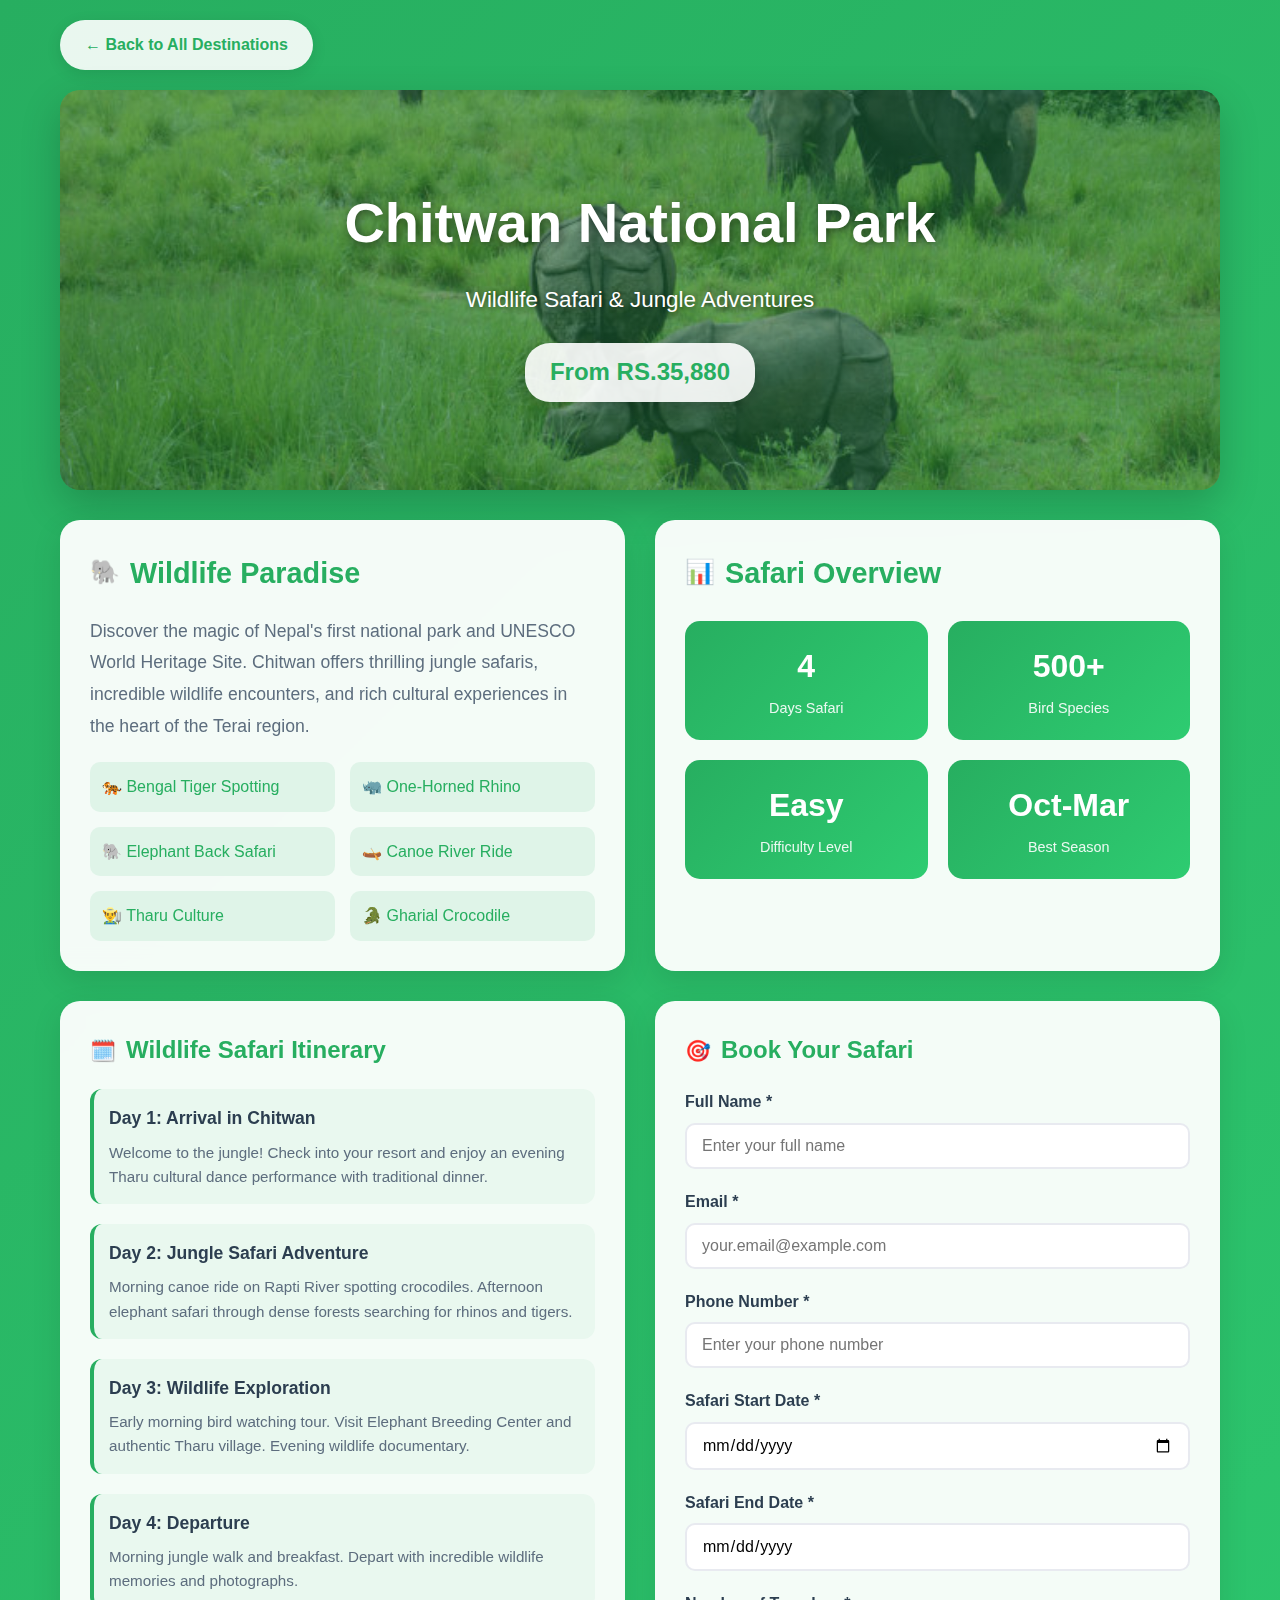
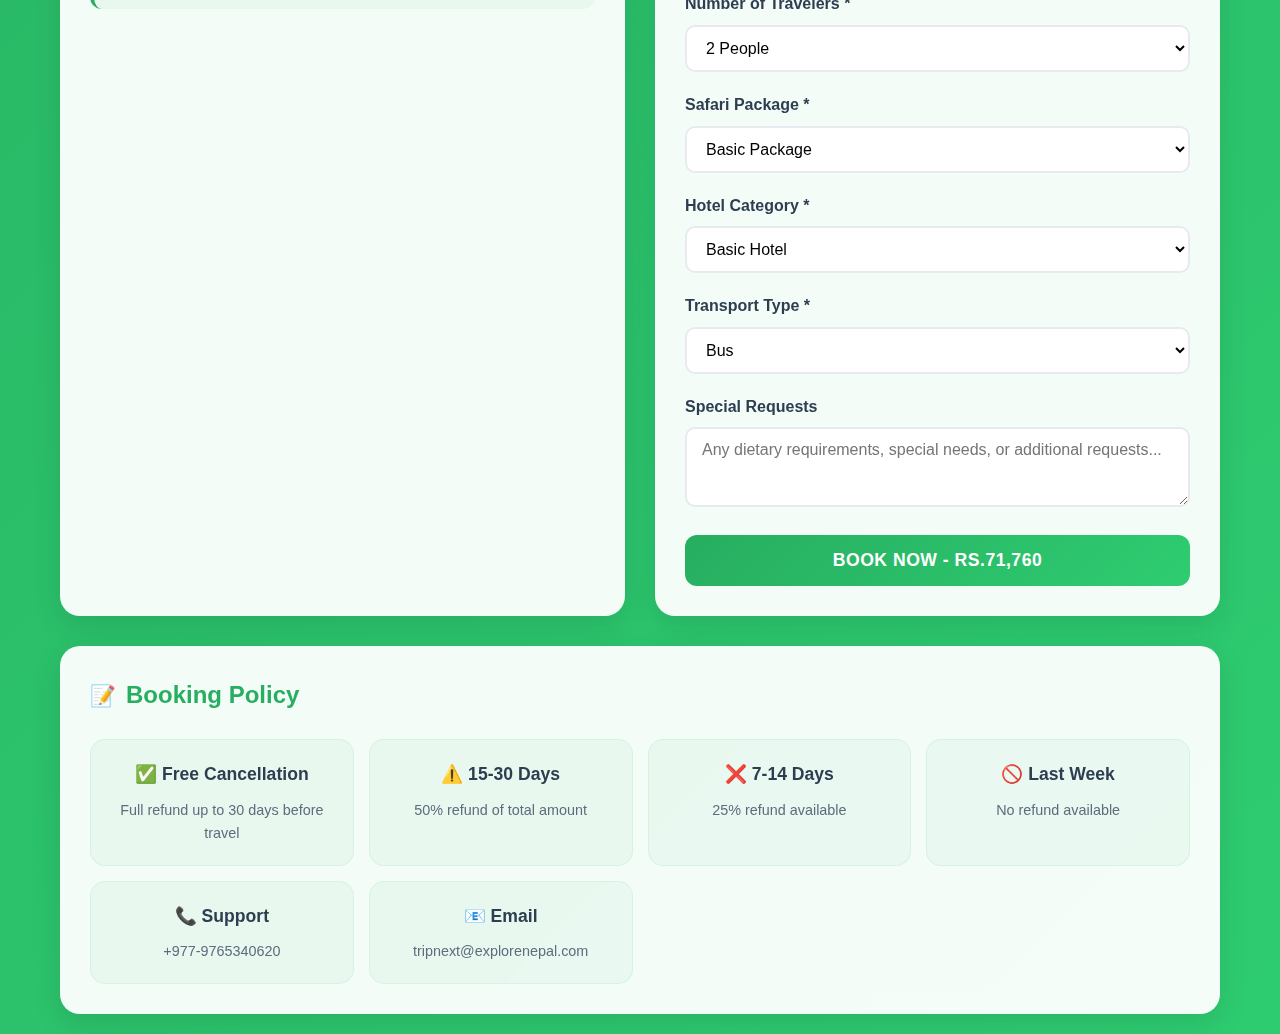
<file: chitwan.html>
<!DOCTYPE html>
<html lang="en">
<head>
    <meta charset="UTF-8">
    <meta name="viewport" content="width=device-width, initial-scale=1.0">
    <title>Chitwan National Park - Explore Nepal</title>
    <style>
        /* ALL YOUR EXISTING STYLES - KEEP EXACTLY THE SAME */
        * {
            margin: 0;
            padding: 0;
            box-sizing: border-box;
            font-family: 'Segoe UI', Tahoma, Geneva, Verdana, sans-serif;
        }

        body {
            background: linear-gradient(135deg, #27ae60 0%, #2ecc71 100%);
            color: #333;
            line-height: 1.6;
        }

        .container {
            max-width: 1200px;
            margin: 0 auto;
            padding: 20px;
        }

        .back-btn {
            background: rgba(255, 255, 255, 0.9);
            color: #27ae60;
            border: none;
            padding: 12px 25px;
            border-radius: 25px;
            cursor: pointer;
            font-weight: 600;
            text-decoration: none;
            display: inline-flex;
            align-items: center;
            gap: 8px;
            margin-bottom: 20px;
            transition: all 0.3s ease;
            box-shadow: 0 4px 15px rgba(0, 0, 0, 0.1);
        }

        .back-btn:hover {
            background: white;
            transform: translateY(-2px);
            box-shadow: 0 6px 20px rgba(0, 0, 0, 0.15);
        }

        .hero-header {
            position: relative;
            border-radius: 20px;
            margin-bottom: 30px;
            overflow: hidden;
            box-shadow: 0 15px 40px rgba(0, 0, 0, 0.2);
            height: 400px;
        }

        .hero-image {
            width: 100%;
            height: 100%;
            object-fit: cover;
            filter: brightness(0.7);
        }

        .hero-content {
            position: absolute;
            top: 0;
            left: 0;
            right: 0;
            bottom: 0;
            display: flex;
            flex-direction: column;
            justify-content: center;
            align-items: center;
            text-align: center;
            color: white;
            padding: 30px;
            background: linear-gradient(135deg, rgba(39, 174, 96, 0.3) 0%, rgba(46, 204, 113, 0.3) 100%);
        }

        .hero-content h1 {
            font-size: 3.5rem;
            margin-bottom: 15px;
            font-weight: 700;
            text-shadow: 2px 2px 10px rgba(0, 0, 0, 0.5);
        }

        .hero-content p {
            font-size: 1.4rem;
            margin-bottom: 10px;
            text-shadow: 1px 1px 5px rgba(0, 0, 0, 0.5);
        }

        .rating {
            display: inline-flex;
            align-items: center;
            gap: 8px;
            background: linear-gradient(135deg, #ffd700, #ffed4e);
            padding: 8px 20px;
            border-radius: 25px;
            margin-top: 15px;
            font-weight: 600;
            color: #8e6c0a;
            box-shadow: 0 4px 15px rgba(0, 0, 0, 0.2);
        }

        .price-tag {
            background: rgba(255, 255, 255, 0.9);
            color: #27ae60;
            padding: 10px 25px;
            border-radius: 25px;
            font-size: 1.5rem;
            font-weight: 700;
            margin-top: 15px;
            box-shadow: 0 4px 15px rgba(0, 0, 0, 0.2);
        }

        .hero-section {
            display: grid;
            grid-template-columns: 1fr 1fr;
            gap: 30px;
            margin-bottom: 30px;
        }

        .introduction-card {
            background: rgba(255, 255, 255, 0.95);
            border-radius: 20px;
            padding: 30px;
            box-shadow: 0 10px 30px rgba(0, 0, 0, 0.1);
            backdrop-filter: blur(10px);
        }

        .introduction-card h2 {
            color: #27ae60;
            margin-bottom: 20px;
            font-size: 1.8rem;
            display: flex;
            align-items: center;
            gap: 10px;
        }

        .introduction-card h2::before {
            content: '🐘';
            font-size: 1.5rem;
        }

        .introduction-card p {
            color: #5d6d7e;
            margin-bottom: 15px;
            font-size: 1.1rem;
            line-height: 1.8;
        }

        .highlights-grid {
            display: grid;
            grid-template-columns: repeat(2, 1fr);
            gap: 15px;
            margin-top: 20px;
        }

        .highlight-item {
            display: flex;
            align-items: center;
            gap: 10px;
            padding: 12px;
            background: rgba(39, 174, 96, 0.1);
            border-radius: 10px;
            font-weight: 500;
            color: #27ae60;
        }

        .stats-card {
            background: rgba(255, 255, 255, 0.95);
            border-radius: 20px;
            padding: 30px;
            box-shadow: 0 10px 30px rgba(0, 0, 0, 0.1);
            backdrop-filter: blur(10px);
        }

        .stats-card h2 {
            color: #27ae60;
            margin-bottom: 25px;
            font-size: 1.8rem;
            display: flex;
            align-items: center;
            gap: 10px;
        }

        .stats-card h2::before {
            content: '📊';
            font-size: 1.5rem;
        }

        .stats-grid {
            display: grid;
            grid-template-columns: repeat(2, 1fr);
            gap: 20px;
        }

        .stat-item {
            text-align: center;
            padding: 20px;
            background: linear-gradient(135deg, #27ae60, #2ecc71);
            border-radius: 15px;
            color: white;
            transition: transform 0.3s ease;
        }

        .stat-item:hover {
            transform: translateY(-5px);
        }

        .stat-number {
            font-size: 2rem;
            font-weight: 700;
            margin-bottom: 5px;
        }

        .stat-label {
            font-size: 0.9rem;
            opacity: 0.9;
        }

        .content-section {
            display: grid;
            grid-template-columns: 1fr 1fr;
            gap: 30px;
            margin-bottom: 30px;
        }

        .itinerary-card {
            background: rgba(255, 255, 255, 0.95);
            border-radius: 20px;
            padding: 30px;
            box-shadow: 0 10px 30px rgba(0, 0, 0, 0.1);
            backdrop-filter: blur(10px);
        }

        .itinerary-card h3 {
            color: #27ae60;
            margin-bottom: 20px;
            font-size: 1.5rem;
            display: flex;
            align-items: center;
            gap: 10px;
        }

        .itinerary-card h3::before {
            content: '🗓️';
            font-size: 1.3rem;
        }

        .itinerary-day {
            margin-bottom: 20px;
            padding: 15px;
            background: rgba(39, 174, 96, 0.05);
            border-radius: 12px;
            border-left: 4px solid #27ae60;
            transition: all 0.3s ease;
        }

        .itinerary-day:hover {
            background: rgba(39, 174, 96, 0.1);
            transform: translateX(5px);
        }

        .itinerary-day h4 {
            color: #2c3e50;
            margin-bottom: 8px;
            font-size: 1.1rem;
        }

        .itinerary-day p {
            color: #5d6d7e;
            margin: 0;
            font-size: 0.95rem;
        }

        .booking-card {
            background: rgba(255, 255, 255, 0.95);
            border-radius: 20px;
            padding: 30px;
            box-shadow: 0 10px 30px rgba(0, 0, 0, 0.1);
            backdrop-filter: blur(10px);
        }

        .booking-card h3 {
            color: #27ae60;
            margin-bottom: 20px;
            font-size: 1.5rem;
            display: flex;
            align-items: center;
            gap: 10px;
        }

        .booking-card h3::before {
            content: '🎯';
            font-size: 1.3rem;
        }

        .form-group {
            margin-bottom: 20px;
        }

        .form-group label {
            display: block;
            margin-bottom: 8px;
            font-weight: 600;
            color: #2c3e50;
        }

        .form-group input,
        .form-group select,
        .form-group textarea {
            width: 100%;
            padding: 12px 15px;
            border: 2px solid #e8eaf0;
            border-radius: 10px;
            font-size: 1rem;
            transition: all 0.3s ease;
            background: white;
        }

        .form-group input:focus,
        .form-group select:focus,
        .form-group textarea:focus {
            outline: none;
            border-color: #27ae60;
            box-shadow: 0 0 0 3px rgba(39, 174, 96, 0.1);
        }

        .form-group textarea {
            resize: vertical;
            min-height: 80px;
        }

        .book-now-btn {
            background: linear-gradient(135deg, #27ae60, #2ecc71);
            color: white;
            border: none;
            padding: 15px 30px;
            border-radius: 12px;
            cursor: pointer;
            font-weight: 600;
            width: 100%;
            font-size: 1.1rem;
            transition: all 0.3s ease;
            text-transform: uppercase;
            letter-spacing: 0.5px;
        }

        .book-now-btn:hover {
            transform: translateY(-2px);
            box-shadow: 0 8px 25px rgba(39, 174, 96, 0.3);
        }

        .policy-section {
            background: rgba(255, 255, 255, 0.95);
            border-radius: 20px;
            padding: 30px;
            box-shadow: 0 10px 30px rgba(0, 0, 0, 0.1);
            backdrop-filter: blur(10px);
        }

        .policy-section h3 {
            color: #27ae60;
            margin-bottom: 25px;
            font-size: 1.5rem;
            display: flex;
            align-items: center;
            gap: 10px;
        }

        .policy-section h3::before {
            content: '📝';
            font-size: 1.3rem;
        }

        .policy-grid {
            display: grid;
            grid-template-columns: repeat(auto-fit, minmax(250px, 1fr));
            gap: 15px;
        }

        .policy-item {
            padding: 20px;
            background: rgba(39, 174, 96, 0.05);
            border-radius: 15px;
            text-align: center;
            transition: all 0.3s ease;
            border: 1px solid rgba(39, 174, 96, 0.1);
        }

        .policy-item:hover {
            transform: translateY(-3px);
            box-shadow: 0 5px 15px rgba(0, 0, 0, 0.1);
        }

        .policy-item h4 {
            color: #2c3e50;
            margin-bottom: 10px;
            font-size: 1.1rem;
        }

        .policy-item p {
            color: #5d6d7e;
            margin: 0;
            font-size: 0.9rem;
        }

        .success-message {
            background: linear-gradient(135deg, #4CAF50, #45a049);
            color: white;
            padding: 20px;
            border-radius: 15px;
            margin-bottom: 20px;
            text-align: center;
            display: none;
            box-shadow: 0 5px 15px rgba(76, 175, 80, 0.3);
        }

        .error-message {
            background: linear-gradient(135deg, #f44336, #da190b);
            color: white;
            padding: 20px;
            border-radius: 15px;
            margin-bottom: 20px;
            text-align: center;
            display: none;
            box-shadow: 0 5px 15px rgba(244, 67, 54, 0.3);
        }

        .input-hint {
            color: #666;
            font-size: 0.8rem;
            display: block;
            margin-top: 5px;
        }

        @media (max-width: 768px) {
            .hero-section,
            .content-section {
                grid-template-columns: 1fr;
            }
            
            .stats-grid,
            .highlights-grid {
                grid-template-columns: 1fr;
            }
            
            .hero-content h1 {
                font-size: 2.5rem;
            }
            
            .hero-header {
                height: 300px;
            }
        }
    </style>
</head>
<body>
    <div class="container">
        <a href="index.php" class="back-btn">← Back to All Destinations</a>
        
        <!-- Success/Error Messages -->
        <div class="success-message" id="successMessage">
            ✅ Booking submitted successfully! We will contact you within 24 hours.
        </div>
        <div class="error-message" id="errorMessage">
            ❌ There was an error submitting your booking. Please try again.
        </div>
        
        <!-- Hero Header with Image -->
        <div class="hero-header">
            <img src="images/chitwan.jpg" alt="Chitwan National Park" class="hero-image">
            <div class="hero-content">
                <h1>Chitwan National Park</h1>
                <p>Wildlife Safari & Jungle Adventures</p>
                <div class="price-tag">From RS.35,880</div>
            </div>
        </div>

        <!-- Hero Section -->
        <div class="hero-section">
            <div class="introduction-card">
                <h2>Wildlife Paradise</h2>
                <p>Discover the magic of Nepal's first national park and UNESCO World Heritage Site. Chitwan offers thrilling jungle safaris, incredible wildlife encounters, and rich cultural experiences in the heart of the Terai region.</p>
                
                <div class="highlights-grid">
                    <div class="highlight-item">🐅 Bengal Tiger Spotting</div>
                    <div class="highlight-item">🦏 One-Horned Rhino</div>
                    <div class="highlight-item">🐘 Elephant Back Safari</div>
                    <div class="highlight-item">🛶 Canoe River Ride</div>
                    <div class="highlight-item">👨‍🌾 Tharu Culture</div>
                    <div class="highlight-item">🐊 Gharial Crocodile</div>
                </div>
            </div>

            <div class="stats-card">
                <h2>Safari Overview</h2>
                <div class="stats-grid">
                    <div class="stat-item">
                        <div class="stat-number">4</div>
                        <div class="stat-label">Days Safari</div>
                    </div>
                    <div class="stat-item">
                        <div class="stat-number">500+</div>
                        <div class="stat-label">Bird Species</div>
                    </div>
                    <div class="stat-item">
                        <div class="stat-number">Easy</div>
                        <div class="stat-label">Difficulty Level</div>
                    </div>
                    <div class="stat-item">
                        <div class="stat-number">Oct-Mar</div>
                        <div class="stat-label">Best Season</div>
                    </div>
                </div>
            </div>
        </div>

        <!-- Content Section -->
        <div class="content-section">
            <div class="itinerary-card">
                <h3>Wildlife Safari Itinerary</h3>
                <div class="itinerary-day">
                    <h4>Day 1: Arrival in Chitwan</h4>
                    <p>Welcome to the jungle! Check into your resort and enjoy an evening Tharu cultural dance performance with traditional dinner.</p>
                </div>
                <div class="itinerary-day">
                    <h4>Day 2: Jungle Safari Adventure</h4>
                    <p>Morning canoe ride on Rapti River spotting crocodiles. Afternoon elephant safari through dense forests searching for rhinos and tigers.</p>
                </div>
                <div class="itinerary-day">
                    <h4>Day 3: Wildlife Exploration</h4>
                    <p>Early morning bird watching tour. Visit Elephant Breeding Center and authentic Tharu village. Evening wildlife documentary.</p>
                </div>
                <div class="itinerary-day">
                    <h4>Day 4: Departure</h4>
                    <p>Morning jungle walk and breakfast. Depart with incredible wildlife memories and photographs.</p>
                </div>
            </div>

            <div class="booking-card">
                <h3>Book Your Safari</h3>
                <form method="POST" action="process-booking.php" id="chitwan-booking-form">
                    <input type="hidden" name="destination" value="Chitwan National Park">
                    
                    <div class="form-group">
                        <label for="full_name">Full Name *</label>
                        <input type="text" id="full_name" name="full_name" required placeholder="Enter your full name">
                    </div>
                    
                    <div class="form-group">
                        <label for="email">Email *</label>
                        <input type="email" id="email" name="email" required placeholder="your.email@example.com">
                    </div>
                    
                    <div class="form-group">
                        <label for="phone">Phone Number *</label>
                        <input type="tel" id="phone" name="phone" required placeholder="Enter your phone number" pattern="[\+\d\s\-\(\)]*">
                    </div>
                    
                    <div class="form-group">
                        <label for="start_date">Safari Start Date *</label>
                        <input type="date" id="start_date" name="start_date" required>
                    </div>
                    
                    <div class="form-group">
                        <label for="end_date">Safari End Date *</label>
                        <input type="date" id="end_date" name="end_date" required readonly>
                    </div>
                    
                    <div class="form-group">
                        <label for="travelers">Number of Travelers *</label>
                        <select id="travelers" name="travelers" required>
                            <option value="">Select travelers</option>
                            <option value="1">1 Person</option>
                            <option value="2" selected>2 People</option>
                            <option value="3">3 People</option>
                            <option value="4">4 People</option>
                            <option value="5">5+ People</option>
                        </select>
                    </div>
                    
                    <div class="form-group">
                        <label for="package">Safari Package *</label>
                        <select id="package" name="package" required>
                            <option value="Basic Package">Basic Package</option>
                            <option value="Standard Package">Standard Package</option>
                            <option value="Premium Package">Premium Package</option>
                        </select>
                    </div>
                    
                    <div class="form-group">
                        <label for="hotel">Hotel Category *</label>
                        <select id="hotel" name="hotel" required>
                            <option value="Basic Hotel">Basic Hotel</option>
                            <option value="3-Star Hotel">3-Star Hotel</option>
                            <option value="4-Star Hotel">4-Star Hotel</option>
                            <option value="5-Star Hotel">5-Star Hotel</option>
                            <option value="Luxury Resort">Luxury Resort</option>
                        </select>
                    </div>
                    
                    <div class="form-group">
                        <label for="transport">Transport Type *</label>
                        <select id="transport" name="transport" required>
                            <option value="Bus">Bus</option>
                            <option value="Private Car">Private Car</option>
                            <option value="Flight">Flight</option>
                            <option value="Jeep">Jeep</option>
                        </select>
                    </div>
                    
                    <div class="form-group">
                        <label for="special_requests">Special Requests</label>
                        <textarea id="special_requests" name="special_requests" placeholder="Any dietary requirements, special needs, or additional requests..."></textarea>
                    </div>
                    
                    <input type="hidden" id="final_price" name="price" value="35880">
                    
                    <button type="submit" class="book-now-btn" id="bookNowBtn">Book Now - RS.35,880</button>
                </form>
            </div>
        </div>

        <!-- Policy Section -->
        <div class="policy-section">
            <h3>Booking Policy</h3>
            <div class="policy-grid">
                <div class="policy-item">
                    <h4>✅ Free Cancellation</h4>
                    <p>Full refund up to 30 days before travel</p>
                </div>
                <div class="policy-item">
                    <h4>⚠️ 15-30 Days</h4>
                    <p>50% refund of total amount</p>
                </div>
                <div class="policy-item">
                    <h4>❌ 7-14 Days</h4>
                    <p>25% refund available</p>
                </div>
                <div class="policy-item">
                    <h4>🚫 Last Week</h4>
                    <p>No refund available</p>
                </div>
                <div class="policy-item">
                    <h4>📞 Support</h4>
                    <p>+977-9765340620</p>
                </div>
                <div class="policy-item">
                    <h4>📧 Email</h4>
                    <p>tripnext@explorenepal.com</p>
                </div>
            </div>
        </div>
    </div>

    <script>
        // ============== FIXED PRICE CALCULATION - LIKE DYNAMIC-DESTINATION.PHP ==============
        const chitwanBasePrice = 35880;
        
        // Get form elements
        const travelersSelect = document.getElementById('travelers');
        const packageSelect = document.getElementById('package');
        const hotelSelect = document.getElementById('hotel');
        const transportSelect = document.getElementById('transport');
        const bookButton = document.getElementById('bookNowBtn');
        const priceInput = document.getElementById('final_price');
        const startDateInput = document.getElementById('start_date');
        const endDateInput = document.getElementById('end_date');

        // Package multipliers
        const packageMultipliers = {
            'Basic Package': 1.0,
            'Standard Package': 1.3,
            'Premium Package': 1.6
        };

        // Hotel multipliers
        const hotelMultipliers = {
            'Basic Hotel': 1.0,
            '3-Star Hotel': 1.4,
            '4-Star Hotel': 1.8,
            '5-Star Hotel': 2.3,
            'Luxury Resort': 3.0
        };

        // Transport multipliers
        const transportMultipliers = {
            'Bus': 1.0,
            'Private Car': 1.5,
            'Jeep': 1.3,
            'Flight': 2.0
        };

        // Function to format price in RS.XX,XXX format
        function formatPrice(amount) {
            return 'RS.' + Math.round(amount).toLocaleString('en-IN');
        }

        // Function to calculate total price
        function calculateTotalPrice() {
            const travelers = parseInt(travelersSelect.value) || 1;
            const packageMultiplier = packageMultipliers[packageSelect.value] || 1.0;
            const hotelMultiplier = hotelMultipliers[hotelSelect.value] || 1.0;
            const transportMultiplier = transportMultipliers[transportSelect.value] || 1.0;
            
            // Calculate per person price with all multipliers
            const perPersonPrice = chitwanBasePrice * packageMultiplier * hotelMultiplier * transportMultiplier;
            
            // Calculate total for all travelers
            const totalPrice = perPersonPrice * travelers;
            
            return {
                perPerson: perPersonPrice,
                total: totalPrice,
                travelers: travelers
            };
        }

        // Function to update price display
        function updatePrice() {
            const priceData = calculateTotalPrice();
            
            // Update button text
            bookButton.textContent = `Book Now - ${formatPrice(priceData.total)}`;
            
            // Update hidden input with total price
            priceInput.value = priceData.total;
        }

        // Set minimum date for start date to today
        const today = new Date().toISOString().split('T')[0];
        startDateInput.min = today;

        // Calculate end date (4 days duration)
        startDateInput.addEventListener('change', function() {
            if (this.value) {
                const startDate = new Date(this.value);
                const endDate = new Date(startDate);
                endDate.setDate(endDate.getDate() + 3);
                
                const year = endDate.getFullYear();
                const month = String(endDate.getMonth() + 1).padStart(2, '0');
                const day = String(endDate.getDate()).padStart(2, '0');
                const formattedEndDate = `${year}-${month}-${day}`;
                
                endDateInput.value = formattedEndDate;
            }
        });

        // Add event listeners
        travelersSelect.addEventListener('change', updatePrice);
        packageSelect.addEventListener('change', updatePrice);
        hotelSelect.addEventListener('change', updatePrice);
        transportSelect.addEventListener('change', updatePrice);

        // Check URL for success/error parameters
        const urlParams = new URLSearchParams(window.location.search);
        if (urlParams.get('booking') === 'success') {
            document.getElementById('successMessage').style.display = 'block';
            document.getElementById('successMessage').scrollIntoView({ behavior: 'smooth' });
        } else if (urlParams.get('booking') === 'error') {
            document.getElementById('errorMessage').style.display = 'block';
            document.getElementById('errorMessage').scrollIntoView({ behavior: 'smooth' });
        }

        // Initialize price calculation
        setTimeout(updatePrice, 100);
        // ============== END OF FIXED PRICE CALCULATION ==============
    </script>
</body>
</html>
</file>
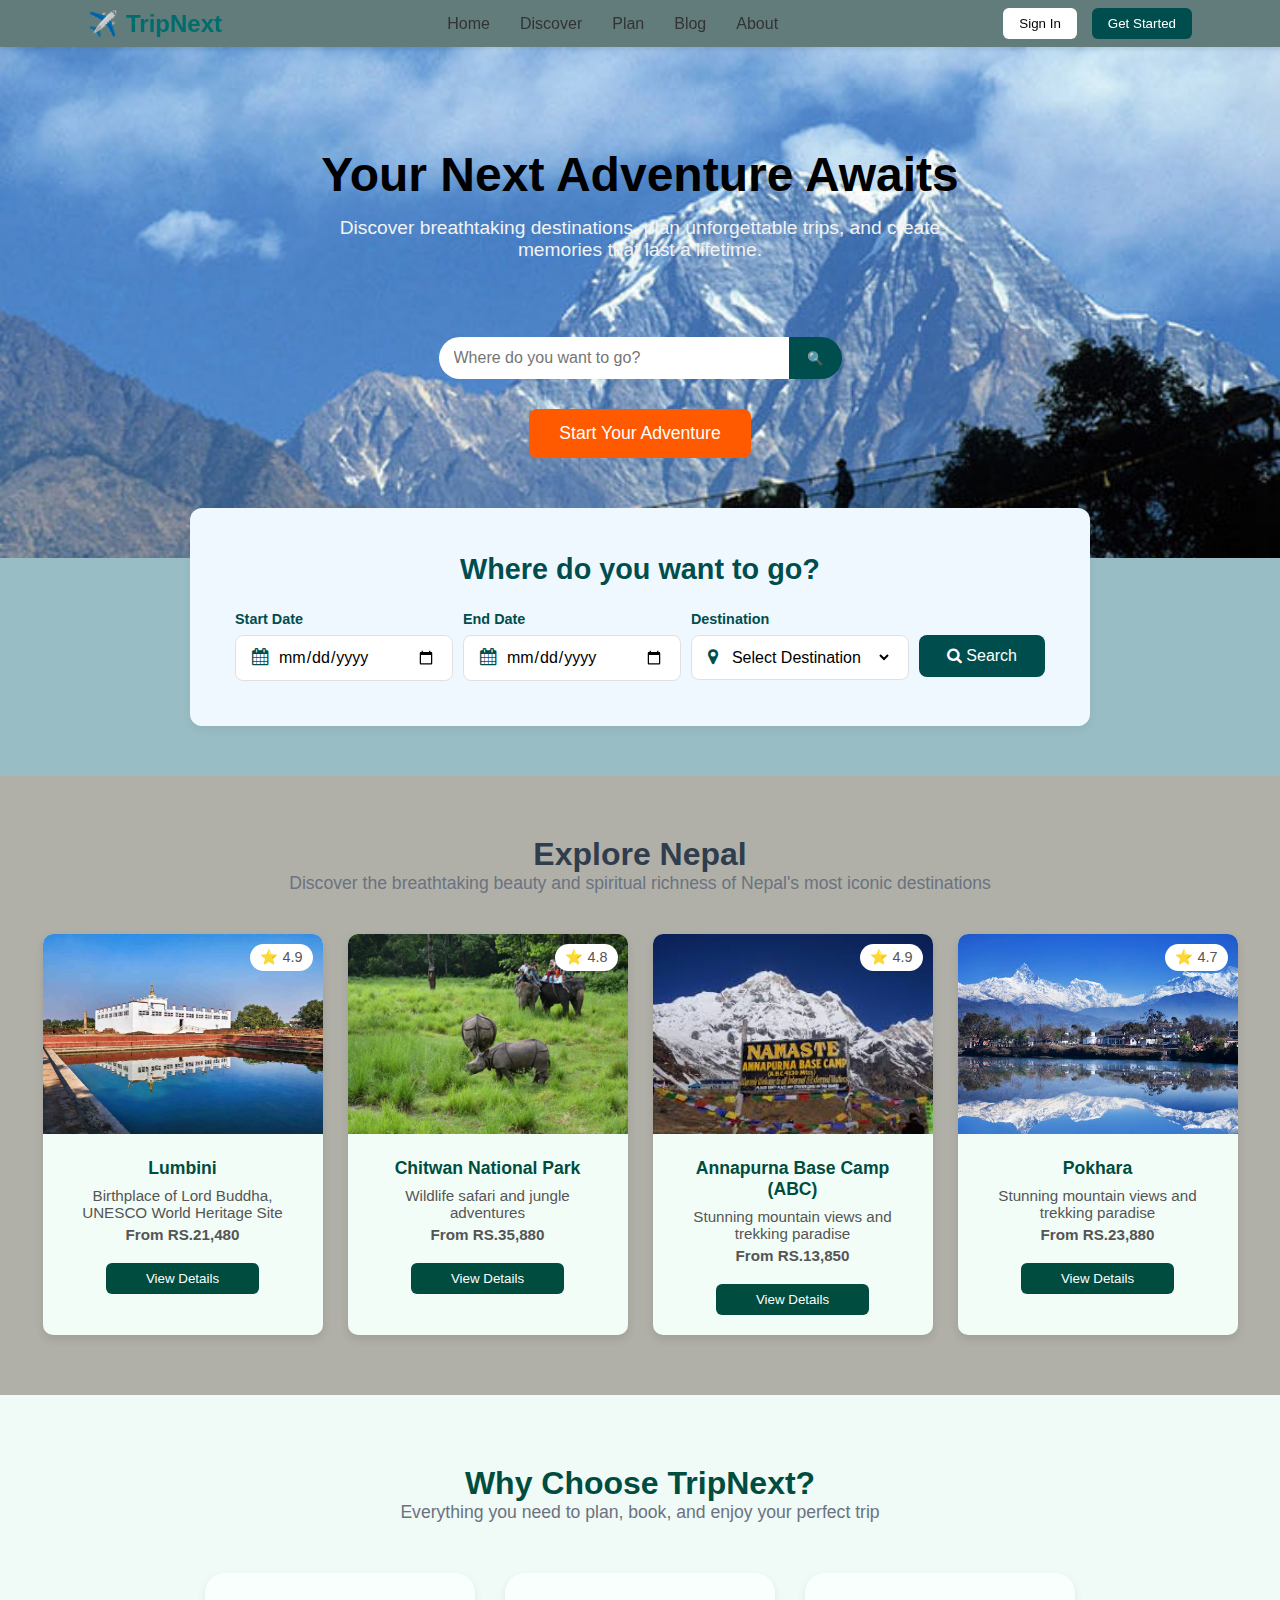
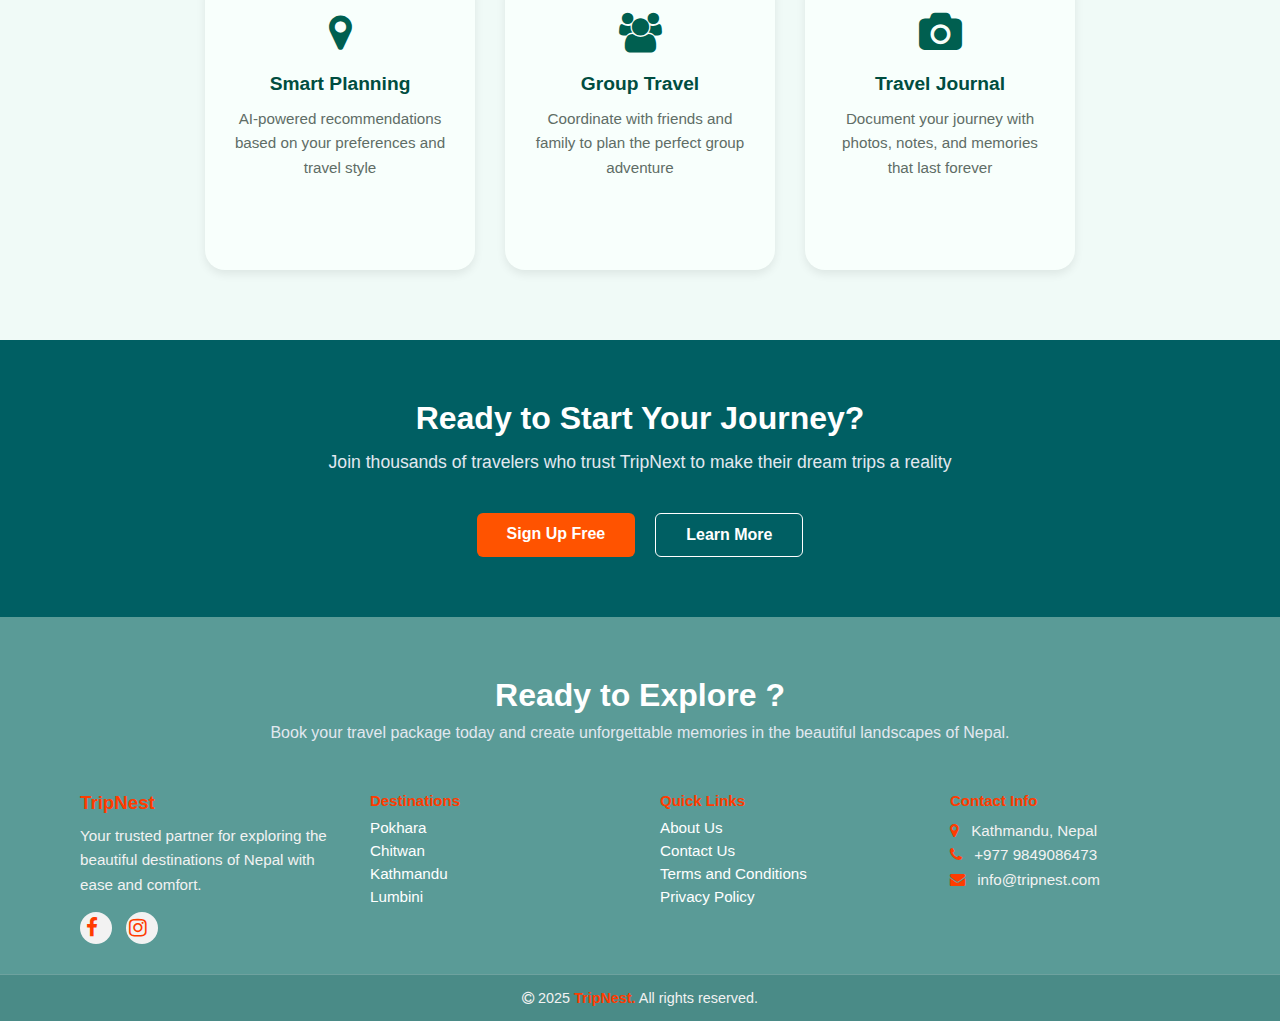
<file: example.html>
<!DOCTYPE html>
<html lang="en">
<head>
  <meta charset="UTF-8" />
  <meta name="viewport" content="width=device-width, initial-scale=1.0" />
  <title>TripNext</title>
  <link rel="stylesheet" href="https://cdnjs.cloudflare.com/ajax/libs/font-awesome/4.7.0/css/font-awesome.min.css">
    
  <style>
    /* ---------- Global Styles ---------- */
    * {
      margin: 0;
      padding: 0;
      box-sizing: border-box;
      font-family: 'Segoe UI', Tahoma, Geneva, Verdana, sans-serif;
    }

    body {
      background-color: #99bdc5;
      color: #222;
    }

    a {
      text-decoration: none;
      color: inherit;
    }

    /* ---------- Navbar ---------- */
    header {
      display: flex;
      justify-content: space-between;
      align-items: center;
      padding: 8px 88px;
      background-color:rgb(98, 124, 124);
      box-shadow: 0 2px 4px rgba(0,0,0,0.1);
      position:sticky;
      top: 0;
      z-index: 90;
    }

    .logo {
      font-size: 1.5rem;
      font-weight: bold;
      color: #006d6d;
      display: flex;
      align-items: center;
      gap: 8px;
    }

    .logo::before {
      content: "✈️";
    }

    nav ul {
      display: flex;
      list-style: none;
      gap: 30px;
    }

    nav ul li {
      font-weight: 500;
      color: #333;
      gap: 15px;
    }

    .nav-right {
      display: flex;
      align-items: center;
      gap: 15px;
    }

    .nav-right button {
      border: none;
      cursor: pointer;
      padding: 8px 16px;
      border-radius: 6px;
      font-weight: 500;
    }

    .signin-btn {
      background: #fff;
      border: 1px solid #ccc;
    }

    .admin-btn {
      background: #f7f7f7;
      border: 1px solid #ccc;
    }

    .getstarted-btn {
      background-color: #004d4d;
      color: white;
    }

    /* ---------- Hero Section ---------- */
    .project {
      text-align: center;
      background-color: #7fa9a9;
      color:black;
      padding: 100px 20px;
      background-image: url(images/background.jpg);
      background-repeat: no-repeat;
      background-size: cover;
    }

    .hero h1 {
      font-size: 3rem;
      font-weight: 800;
      margin-bottom: 15px;
    }

    .hero p {
      font-size: 1.2rem;
      max-width: 650px;
      margin: 0 auto 40px auto;
      color: #f2f2f2;
    }

    .search-box {
      display: flex;
      justify-content: center;
      margin-bottom: 30px;
    }

    .search-box input {
      width: 350px;
      padding: 12px 15px;
      border-radius: 25px 0 0 25px;
      border: none;
      outline: none;
      font-size: 1rem;
    }

    .search-box button {
      background-color: #004d4d;
      border: none;
      color: white;
      padding: 12px 18px;
      border-radius: 0 25px 25px 0;
      cursor: pointer;
    }

    .start-btn {
      background-color: #ff5a00;
      color: white;
      border: none;
      padding: 14px 30px;
      border-radius: 8px;
      font-size: 1.1rem;
      cursor: pointer;
      transition: background 0.3s;
    }

    .start-btn:hover {
      background-color: #ff7300;
    }

    /* ------- Search Container ------- */
    .search-container {
      background-color:aliceblue;
      padding: 45px;
      border-radius: 12px;
      box-shadow: 0 4px 10px rgba(0, 0, 0, 0.05);
      width: 90%;
      max-width: 900px;
      text-align: center;
      margin: -50px auto 50px auto;
    }

    .search-container h2 {
      color: #004d4d;
      font-size: 1.8rem;
      margin-bottom: 25px;
      font-weight: 700;
    }

    /* ------- Search Form ------- */
    .search-bar {
      display: flex;
      justify-content: space-between;
      flex-wrap: wrap;
      gap: 10px;
    }

    .search-field {
      flex: 1;
      display: flex;
      flex-direction: column;
      gap: 8px;
      min-width: 180px;
    }

    .search-field label {
      font-weight: 600;
      color: #004d4d;
      font-size: 0.9rem;
      text-align: left;
    }

    .search-field-input {
      display: flex;
      align-items: center;
      gap: 10px;
      border: 1px solid #e0e0e0;
      border-radius: 8px;
      padding: 12px 16px;
      background-color: #fff;
    }

    .search-field-input input, .search-field-input select {
      border: none;
      outline: none;
      width: 100%;
      font-size: 1rem;
      background: transparent;
    }

    .search-field-input i {
      color: #004d4d;
      font-size: 1.1rem;
    }

    /* ------- Search Button ------- */
    .search-button {
      background-color: #004d4d;
      color: white;
      border: none;
      border-radius: 8px;
      padding: 12px 28px;
      cursor: pointer;
      font-size: 1rem;
      font-weight: 500;
      transition: background 0.3s;
      margin-top: 24px;
      height: fit-content;
    }

    .search-button:hover {
      background-color: #007272;
    }

    /* ------- Explore Section ------- */
    .explore-section {
      text-align: center;
      padding: 60px 20px;
      background-color:rgb(176, 176, 168);
      width: 100%;
    }

    .explore-section h2 {
      font-size: 2rem;
      font-weight: 700;
      color: #2f3d4c;
    }

    .explore-section p {
      color: #6b7280;
      font-size: 1.1rem;
      margin-bottom: 40px;
    }

    .card-container {
      display: flex;
      justify-content: center;
      flex-wrap: wrap;
      gap: 25px;
    }

    .card {
      background-color: #f3fdf8;
      border-radius: 10px;
      width: 280px;
      box-shadow: 0 4px 10px rgba(0, 0, 0, 0.1);
      overflow: hidden;
      position: relative;
      transition: transform 0.3s ease;
    }

    .card:hover {
      transform: translateY(-8px);
    }

    .card img {
      width: 100%;
      height: 200px;
      object-fit: cover;
    }

    .rating {
      position: absolute;
      top: 10px;
      right: 10px;
      background: white;
      padding: 5px 10px;
      border-radius: 20px;
      font-size: 0.9rem;
      color: #555;
    }

    .card-content {
      padding: 20px;
    }

    .card-content h3 {
      color: #004d40;
      font-size: 1.1rem;
      margin-bottom: 8px;
    }

    .card-content p {
      color: #555;
      font-size: 0.95rem;
      margin: 5px 0;
    }

    .price {
      font-weight: bold;
      color: #003c30;
      margin-top: 10px;
    }

    .btn {
      margin-top: 15px;
      background-color: #004d40;
      color: white;
      border: none;
      padding: 8px 20px;
      border-radius: 6px;
      cursor: pointer;
      transition: background-color 0.3s ease;
    }

    .btn:hover {
      background-color: #00695c;
    }

    /* ------- Choose Section ------- */
    .choose-section {
      background-color: #f0faf7;
      text-align: center;
      padding: 70px 20px;
      width: 100%;
    }

    .choose-section h2 {
      font-size: 2rem;
      color: #004d40;
      font-weight: 700;
    }

    .choose-section p {
      color: #6b7280;
      margin-bottom: 50px;
      font-size: 1.1rem;
    }

    .features-container {
      display: flex;
      justify-content: center;
      flex-wrap: wrap;
      gap: 30px;
    }

    .feature-card {
      background-color: #f8fffc;
      width: 270px;
      border-radius: 20px;
      padding: 40px 25px;
      box-shadow: 0 4px 10px rgba(0, 0, 0, 0.08);
      transition: transform 0.3s ease, box-shadow 0.3s ease;
    }

    .feature-card:hover {
      transform: translateY(-8px);
      box-shadow: 0 6px 15px rgba(0, 0, 0, 0.1);
    }

    .feature-card i {
      font-size: 2.5rem;
      color: #005f50;
      margin-bottom: 20px;
    }

    .feature-card h3 {
      font-size: 1.2rem;
      color: #004d40;
      margin-bottom: 12px;
    }

    .feature-card p {
      color: #5f6d66;
      font-size: 0.95rem;
      line-height: 1.6;
    }

    /* ------- Journey Section ------- */
    .journey-section {
      background-color: #005f63;
      color: white;
      text-align: center;
      padding: 60px 20px;
      width: 100%;
    }

    .journey-section h2 {
      font-size: 2rem;
      font-weight: 700;
      margin-bottom: 15px;
    }

    .journey-section p {
      font-size: 1.1rem;
      color: #e2e8f0;
      margin-bottom: 40px;
    }

    .button-container {
      display: flex;
      justify-content: center;
      gap: 20px;
    }

    .btn-primary {
      background-color: #ff5300;
      color: white;
      padding: 12px 30px;
      border-radius: 6px;
      text-decoration: none;
      font-weight: 600;
      transition: 0.3s;
    }

    .btn-primary:hover {
      background-color: #e04a00;
    }

    .btn-outline {
      border: 1.5px solid white;
      color: white;
      padding: 12px 30px;
      border-radius: 6px;
      text-decoration: none;
      font-weight: 600;
      transition: 0.3s;
    }

    .btn-outline:hover {
      background-color: white;
      color: #005f63;
    }

    /* ------- Footer Section ------- */
    .footer-section {
      background-color: #5a9b97;
      color: white;
      padding-top: 60px;
      text-align: center;
      width: 100%;
    }

    .footer-top h2 {
      font-size: 2rem;
      font-weight: 700;
      margin-bottom: 10px;
    }

    .footer-top p {
      font-size: 1rem;
      color: #e2e8f0;
      margin-bottom: 50px;
    }

    .footer-content {
      display: flex;
      justify-content: center;
      flex-wrap: wrap;
      gap: 40px;
      text-align: left;
      padding: 0 30px 30px 30px;
    }

    .footer-box {
      flex: 1;
      min-width: 200px;
      max-width: 250px;
    }

    .footer-logo {
      color: #ff3c00;
      font-weight: 700;
      margin-bottom: 10px;
    }

    .footer-box h4 {
      color: #ff3c00;
      font-size: 15px;
      margin-bottom: 10px;
    }

    .footer-box ul {
      list-style: none;
      padding: 0;
      margin: 0;
    }

    .footer-box ul li {
      color: white;
      font-size: 0.95rem;
      margin-bottom: 6px;
      cursor: pointer;
    }

    .footer-box ul li:hover {
      text-decoration: underline;
    }

    .footer-box p {
      color: #f2f2f2;
      font-size: 0.95rem;
      line-height: 1.6;
    }

    .footer-box i {
      color: #ff3c00;
      margin-right: 8px;
    }

    .social-icons {
      margin-top: 15px;
    }

    .social-icons a {
      display: inline-block;
      margin-right: 10px;
      font-size: 1.3rem;
      color: white;
      background-color: #f2f2f2;
      border-radius: 50%;
      width: 32px;
      height: 32px;
      text-align: center;
      line-height: 32px;
      transition: 0.3s;
    }

    .social-icons a:hover {
      background-color: #ff3c00;
      color: white;
    }

    .footer-bottom {
      background-color: #4a8b87;
      text-align: center;
      padding: 15px 10px;
      border-top: 1px solid rgba(255, 255, 255, 0.2);
    }

    .footer-bottom p {
      color: #f2f2f2;
      font-size: 0.9rem;
    }

    .footer-bottom strong {
      color: #ff3c00;
    }

    /* ------- Responsive ------- */
    @media (max-width: 768px) {
      header {
        flex-direction: column;
        padding: 15px 20px;
        gap: 10px;
      }
      nav ul {
        gap: 15px;
      }
      .hero h1 {
        font-size: 2.2rem;
      }
      .search-box input {
        width: 80%;
      }
      .search-bar {
        flex-direction: column;
      }
      .search-field,
      .search-button {
        width: 100%;
      }
      .button-container {
        flex-direction: column;
        align-items: center;
      }
      .footer-content {
        flex-direction: column;
        align-items: center;
        text-align: center;
      }
    }

    /* ------- Search Results Styles ------- */
    .search-results {
      background-color: #f9f9f9;
      padding: 20px;
      border-radius: 12px;
      margin-top: 30px;
      box-shadow: 0 4px 10px rgba(0, 0, 0, 0.05);
      display: none;
    }

    .results-header {
      display: flex;
      justify-content: space-between;
      align-items: center;
      margin-bottom: 15px;
      padding-bottom: 10px;
      border-bottom: 2px solid #e0e0e0;
    }

    .results-title {
      font-size: 1.5rem;
      color: #004d4d;
    }

    .results-count {
      color: #666;
      font-weight: 600;
    }

    .destination-cards-results {
      display: grid;
      grid-template-columns: repeat(auto-fill, minmax(300px, 1fr));
      gap: 15px;
    }

    .destination-card-result {
      background-color: white;
      border-radius: 10px;
      padding: 20px;
      box-shadow: 0 3px 8px rgba(0, 0, 0, 0.08);
      transition: all 0.3s;
      display: flex;
      flex-direction: column;
      gap: 10px;
    }

    .destination-card-result:hover {
      transform: translateY(-3px);
      box-shadow: 0 5px 15px rgba(0, 0, 0, 0.1);
    }

    .card-title-result {
      font-size: 1.3rem;
      font-weight: 700;
      color: #004d4d;
      margin: 0;
    }

    .card-dates-result {
      color: #666;
      font-size: 0.9rem;
      margin: 0;
    }

    .card-price-result {
      font-size: 1.2rem;
      font-weight: 700;
      color: #004d4d;
      margin: 0;
    }

    .card-button-result {
      background: linear-gradient(to right, #004d4d, #007272);
      color: white;
      border: none;
      padding: 10px 15px;
      border-radius: 6px;
      text-decoration: none;
      font-weight: 600;
      text-align: center;
      cursor: pointer;
      transition: all 0.3s;
      margin-top: 5px;
      display: block;
    }

    .card-button-result:hover {
      background: linear-gradient(to right, #003c3c, #006060);
      text-decoration: none;
      color: white;
    }

    .no-results {
      text-align: center;
      padding: 30px;
      color: #666;
      font-size: 1rem;
    }

    .no-results i {
      font-size: 2.5rem;
      color: #ccc;
      margin-bottom: 10px;
      display: block;
    }
  </style>
</head>
<body>

  <!-- Navbar -->
  <header>
    <div class="logo">TripNext</div>
    <nav>
      <ul>
        <li><a href="index.html">Home</a></li>
        <li><a href="#">Discover</a></li>
        <li><a href="#">Plan</a></li>
        <li><a href="#">Blog</a></li>
        <li><a href="#">About</a></li>
      </ul>
    </nav>
    <div class="nav-right">
      <button class="signin-btn"><a href="signin.php">Sign In</a></button>
      <button class="getstarted-btn"><a href="signup.php">Get Started</a></button>
    </div>
  </header>

  <!-- Hero Section -->
  <section class="project">
    <div class="hero">
      <h1>Your Next Adventure Awaits</h1>
      <p>Discover breathtaking destinations, plan unforgettable trips, and create memories that last a lifetime.</p> <br> <br>
      <div class="search-box">
        <input type="text" placeholder="Where do you want to go?">
        <button>🔍</button>
      </div>
      <button class="start-btn">Start Your Adventure</button>
    </div>
  </section>
  
  <!-- Search Container -->
  <div class="search-container">
    <h2>Where do you want to go?</h2>
    <div class="search-bar">
      <!-- Start Date -->
      <div class="search-field">
        <label for="startDate">Start Date</label>
        <div class="search-field-input">
          <i class="fa fa-calendar"></i>
          <input type="date" id="startDate" placeholder="Start Date">
        </div>
      </div>
      
      <!-- End Date -->
      <div class="search-field">
        <label for="endDate">End Date</label>
        <div class="search-field-input">
          <i class="fa fa-calendar"></i>
          <input type="date" id="endDate" placeholder="End Date">
        </div>
      </div>
      
      <!-- Destination Dropdown -->
      <div class="search-field">
        <label for="destination">Destination</label>
        <div class="search-field-input">
          <i class="fa fa-map-marker"></i>
          <select id="destination">
            <option value="">Select Destination</option>
            <option value="Pokhara">Pokhara</option>
            <option value="Chitwan">Chitwan</option>
            <option value="Lumbini">Lumbini</option>
            <option value="Annapurna">Annapurna</option>
          </select>
        </div>
      </div>
      
      <button class="search-button" id="searchButton"><i class="fa fa-search"></i> Search</button>
    </div>
    
    <!-- Search Results Section -->
    <div class="search-results" id="searchResults">
      <div class="results-header">
        <h2 class="results-title">Search Results</h2>
        <div class="results-count" id="resultsCount">0 destinations found</div>
      </div>
      
      <div class="destination-cards-results" id="destinationCardsResults">
        <!-- Results will be populated here by JavaScript -->
      </div>
    </div>
  </div>

  <!-- Explore Section -->
  <section class="explore-section">
    <h2>Explore Nepal</h2>
    <p>Discover the breathtaking beauty and spiritual richness of Nepal's most iconic destinations</p>

    <div class="card-container">
      <!-- Lumbini -->
      <div class="card">
        <img src="images/lumbini.jpg" alt="Lumbini">
        <div class="rating">⭐ 4.9</div>
        <div class="card-content">
          <h3>Lumbini</h3>
          <p>Birthplace of Lord Buddha, UNESCO World Heritage Site</p>
          <p class="price">From RS.21,480</p>
          <button class="btn"><a href="lumbini.html" class="btn view-details-btn">View Details</a></button>
        </div>
      </div>

      <!-- Chitwan National Park -->
      <div class="card">
        <img src="images/chitwan.jpg" alt="Chitwan National Park">
        <div class="rating">⭐ 4.8</div>
        <div class="card-content">
          <h3>Chitwan National Park</h3>
          <p>Wildlife safari and jungle adventures</p>
          <p class="price">From RS.35,880</p>
          <button class="btn"><a href="chitwan.html" class="btn view-details-btn">View Details</a></button>
        </div>
      </div>

      <!-- Annapurna Base Camp -->
      <div class="card">
        <img src="images/arnapurna.jpg" alt="Annapurna Base Camp">
        <div class="rating">⭐ 4.9</div>
        <div class="card-content">
          <h3>Annapurna Base Camp (ABC)</h3>
          <p>Stunning mountain views and trekking paradise</p>
          <p class="price">From RS.13,850</p>
          <button class="btn"><a href="annapurna.html" class="btn view-details-btn">View Details</a></button>
        </div>
      </div>

       <!-- Pokhara -->
      <div class="card">
        <img src="images/pokhara.jpg" alt="Pokhara">
        <div class="rating">⭐ 4.7</div>
        <div class="card-content">
          <h3>Pokhara</h3>
          <p>Stunning mountain views and trekking paradise</p>
          <p class="price">From RS.23,880</p>
          <button class="btn"><a href="pokhara.html" class="btn view-details-btn">View Details</a></button>
        </div>
      </div>
    </div>
  </section>

  <!-- Choose Section -->
  <section class="choose-section">
    <h2>Why Choose TripNext?</h2>
    <p>Everything you need to plan, book, and enjoy your perfect trip</p>

    <div class="features-container">
      
      <div class="feature-card">
        <i class="fa fa-map-marker"></i>
        <h3>Smart Planning</h3>
        <p>AI-powered recommendations based on your preferences and travel style</p>
      </div>

      <div class="feature-card">
        <i class="fa fa-users"></i>
        <h3>Group Travel</h3>
        <p>Coordinate with friends and family to plan the perfect group adventure</p>
      </div>

      <div class="feature-card">
        <i class="fa fa-camera"></i>
        <h3>Travel Journal</h3>
        <p>Document your journey with photos, notes, and memories that last forever</p>
      </div>

    </div>
  </section>

  <!-- Journey Section -->
  <section class="journey-section">
    <h2>Ready to Start Your Journey?</h2>
    <p>Join thousands of travelers who trust TripNext to make their dream trips a reality</p>
    
    <div class="button-container">
      <a href="#" class="btn-primary">Sign Up Free</a>
      <a href="#" class="btn-outline">Learn More</a>
    </div>
  </section>

  <!-- Footer -->
  <footer class="footer-section">
    <div class="footer-top">
      <h2>Ready to Explore ?</h2>
      <p>Book your travel package today and create unforgettable memories in the beautiful landscapes of Nepal.</p>
    </div>

    <div class="footer-content">
      <div class="footer-box">
        <h3 class="footer-logo">TripNest</h3>
        <p>Your trusted partner for exploring the beautiful destinations of Nepal with ease and comfort.</p>
        <div class="social-icons">
          <a href="#"><i class="fa fa-facebook"></i></a>
          <a href="#"><i class="fa fa-instagram"></i></a>
        </div>
      </div>

      <div class="footer-box">
        <h4>Destinations</h4>
        <ul>
          <li>Pokhara</li>
          <li>Chitwan</li>
          <li>Kathmandu</li>
          <li>Lumbini</li>
        </ul>
      </div>

      <div class="footer-box">
        <h4>Quick Links</h4>
        <ul>
          <li>About Us</li>
          <li>Contact Us</li>
          <li>Terms and Conditions</li>
          <li>Privacy Policy</li>
        </ul>
      </div>

      <div class="footer-box">
        <h4>Contact Info</h4>
        <p><i class="fa fa-map-marker"></i> Kathmandu, Nepal</p>
        <p><i class="fa fa-phone"></i> +977 9849086473</p>
        <p><i class="fa fa-envelope"></i> info@tripnest.com</p>
      </div>
    </div>

    <div class="footer-bottom">
      <p><i class="fa fa-copyright"></i> 2025 <strong>TripNest.</strong> All rights reserved.</p>
    </div>
  </footer>

  <script>
    document.addEventListener('DOMContentLoaded', function() {
      const searchButton = document.getElementById('searchButton');
      const searchResults = document.getElementById('searchResults');
      const destinationCardsResults = document.getElementById('destinationCardsResults');
      const resultsCount = document.getElementById('resultsCount');
      
      // Set minimum date to today
      const today = new Date().toISOString().split('T')[0];
      document.getElementById('startDate').min = today;
      document.getElementById('endDate').min = today;
      
      // Update end date min when start date changes
      document.getElementById('startDate').addEventListener('change', function() {
        document.getElementById('endDate').min = this.value;
      });
      
      // Destination data for Nepal with page links
      const destinations = {
        "Pokhara": {
          name: "Pokhara",
          price: "RS.23,880",
          page: "pokhara.html"
        },
        "Chitwan": {
          name: "Chitwan National Park",
          price: "RS.35,880",
          page: "chitwan.html"
        },
        "Lumbini": {
          name: "Lumbini",
          price: "RS.21,480",
          page: "lumbini.html"
        },
        "Annapurna": {
          name: "Annapurna Circuit",
          price: "RS.13,850",
          page: "annapurna.html"
        }
      };
      
      // Handle search button click
      searchButton.addEventListener('click', function(e) {
        e.preventDefault();
        
        const destination = document.getElementById('destination').value;
        const startDate = document.getElementById('startDate').value;
        const endDate = document.getElementById('endDate').value;
        
        // Validate dates
        if (startDate && endDate && new Date(startDate) > new Date(endDate)) {
          alert('End date must be after start date');
          return;
        }
        
        // Validate destination
        if (!destination) {
          alert('Please select a destination');
          return;
        }
        
        // Show results section
        searchResults.style.display = 'block';
        
        // Format dates for display
        const formattedStartDate = formatDate(startDate);
        const formattedEndDate = formatDate(endDate);
        
        // Clear previous results
        destinationCardsResults.innerHTML = '';
        
        // Display results
        if (destination && destinations[destination]) {
          const dest = destinations[destination];
          
          const card = document.createElement('div');
          card.className = 'destination-card-result';
          card.innerHTML = `
            <h3 class="card-title-result">${dest.name}</h3>
            <p class="card-dates-result">📅 ${formattedStartDate} - ${formattedEndDate}</p>
            <p class="card-price-result">${dest.price}</p>
            <a href="${dest.page}" class="card-button-result">Book Now</a>
          `;
          destinationCardsResults.appendChild(card);
          
          resultsCount.textContent = "1 destination found";
        } else {
          destinationCardsResults.innerHTML = `
            <div class="no-results">
              <i>✈️</i>
              <p>Please select one of the available destinations from the dropdown</p>
            </div>
          `;
          resultsCount.textContent = "0 destinations found";
        }
        
        // Scroll to results
        searchResults.scrollIntoView({ behavior: 'smooth' });
      });
      
      // Helper function to format date as mm/dd/yyyy
      function formatDate(dateString) {
        if (!dateString) return "Not selected";
        const date = new Date(dateString);
        const month = String(date.getMonth() + 1).padStart(2, '0');
        const day = String(date.getDate()).padStart(2, '0');
        const year = date.getFullYear();
        return `${month}/${day}/${year}`;
      }
    });
  </script>

</body>
</html>
</file>
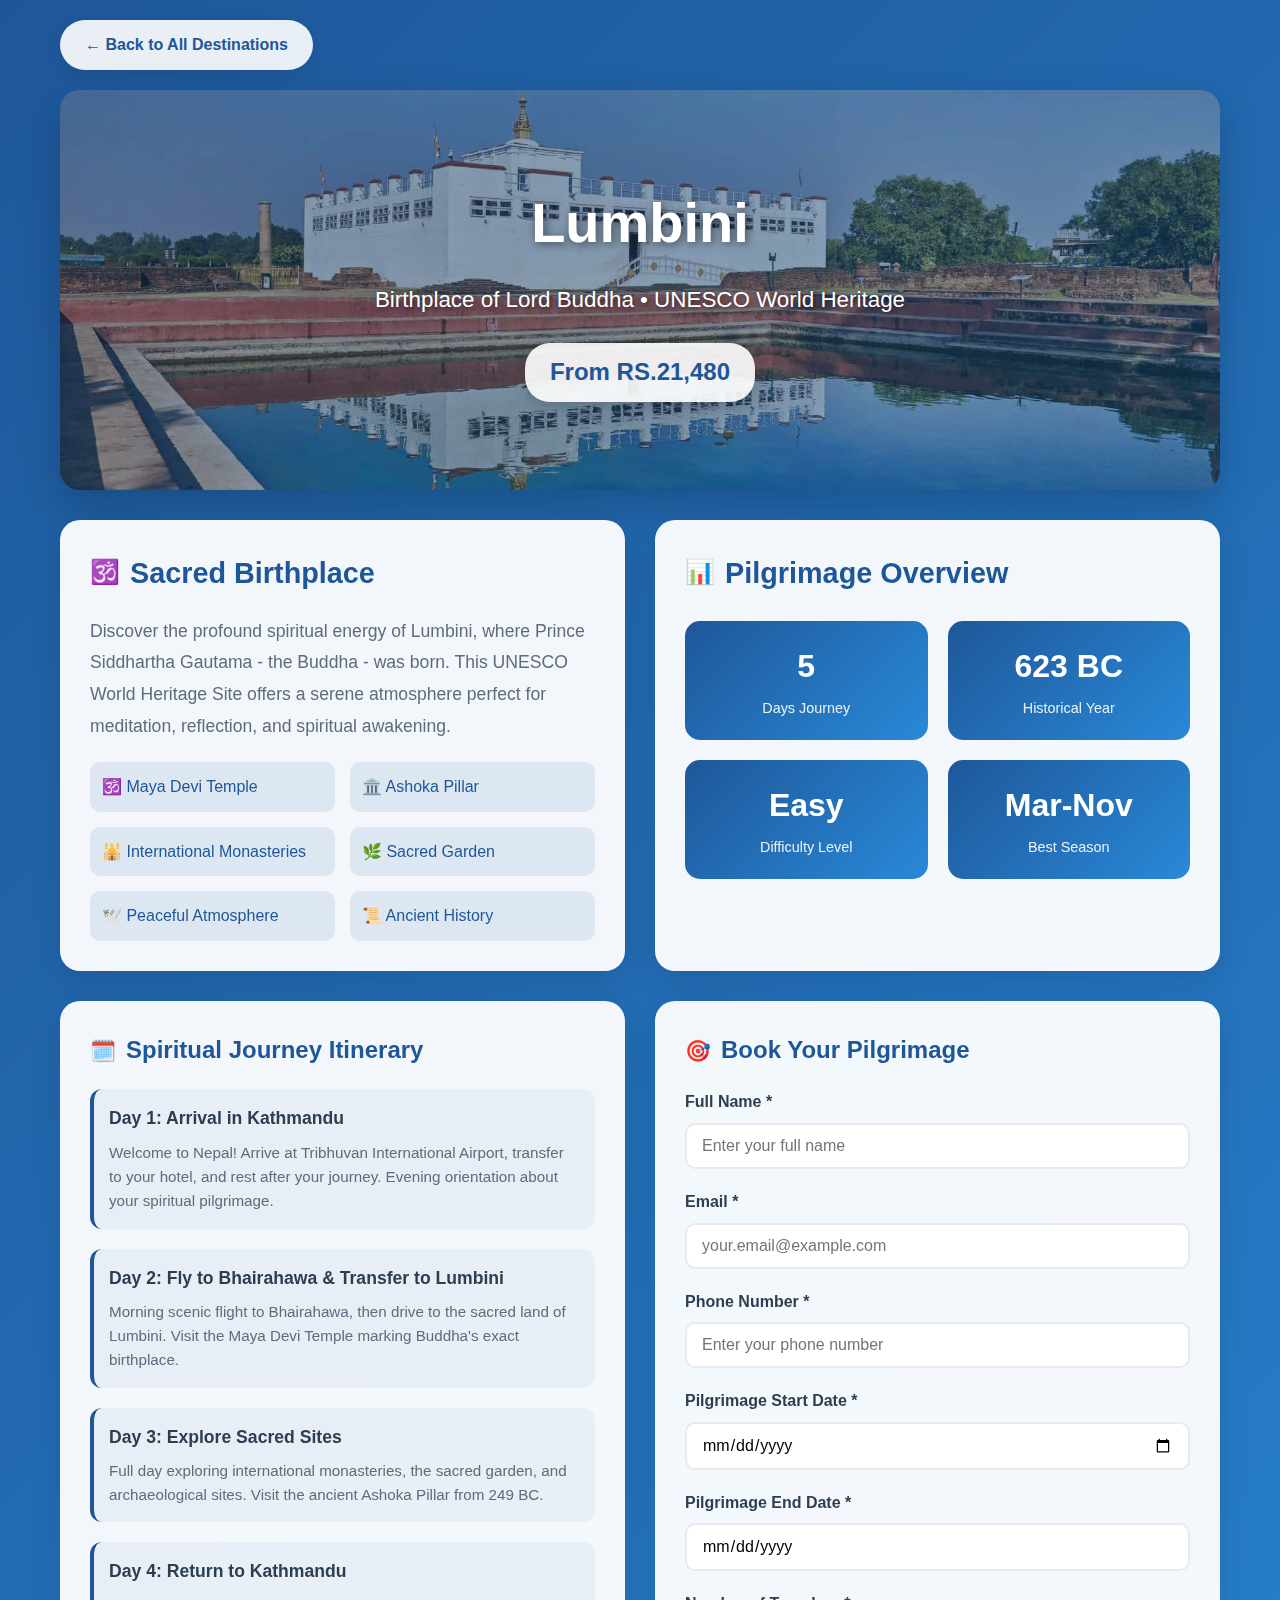
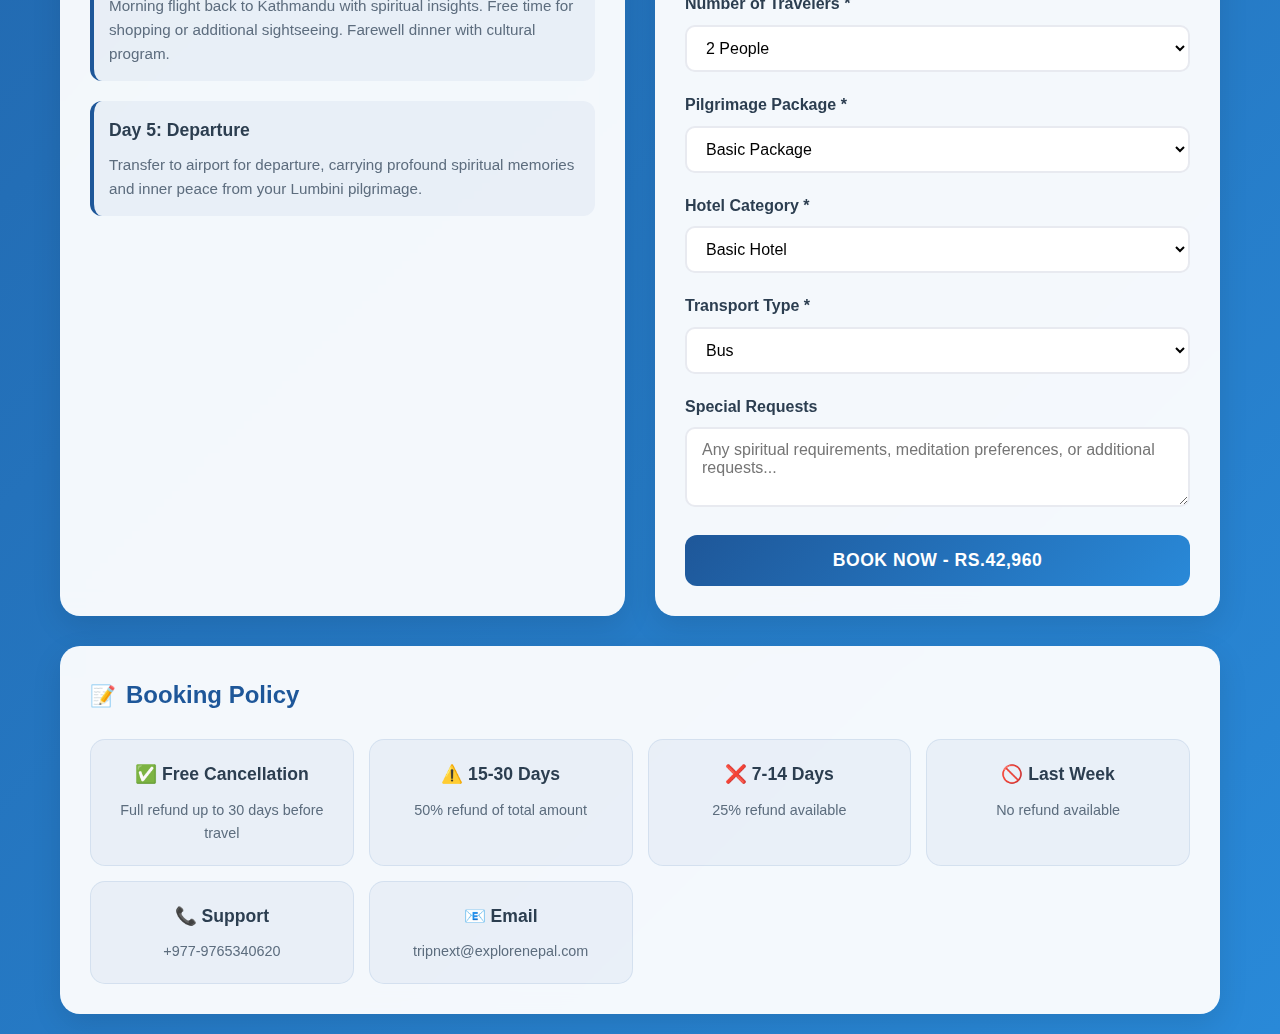
<file: lumbini.html>
<!DOCTYPE html>
<html lang="en">
<head>
    <meta charset="UTF-8">
    <meta name="viewport" content="width=device-width, initial-scale=1.0">
    <title>Lumbini - Explore Nepal</title>
    <style>
        /* ALL YOUR EXISTING STYLES - KEEP EXACTLY THE SAME */
        * {
            margin: 0;
            padding: 0;
            box-sizing: border-box;
            font-family: 'Segoe UI', Tahoma, Geneva, Verdana, sans-serif;
        }

        body {
            background: linear-gradient(135deg, #1e5799 0%, #2989d8 100%);
            color: #333;
            line-height: 1.6;
        }

        .container {
            max-width: 1200px;
            margin: 0 auto;
            padding: 20px;
        }

        .back-btn {
            background: rgba(255, 255, 255, 0.9);
            color: #1e5799;
            border: none;
            padding: 12px 25px;
            border-radius: 25px;
            cursor: pointer;
            font-weight: 600;
            text-decoration: none;
            display: inline-flex;
            align-items: center;
            gap: 8px;
            margin-bottom: 20px;
            transition: all 0.3s ease;
            box-shadow: 0 4px 15px rgba(0, 0, 0, 0.1);
        }

        .back-btn:hover {
            background: white;
            transform: translateY(-2px);
            box-shadow: 0 6px 20px rgba(0, 0, 0, 0.15);
        }

        .hero-header {
            position: relative;
            border-radius: 20px;
            margin-bottom: 30px;
            overflow: hidden;
            box-shadow: 0 15px 40px rgba(0, 0, 0, 0.2);
            height: 400px;
        }

        .hero-image {
            width: 100%;
            height: 100%;
            object-fit: cover;
            filter: brightness(0.7);
        }

        .hero-content {
            position: absolute;
            top: 0;
            left: 0;
            right: 0;
            bottom: 0;
            display: flex;
            flex-direction: column;
            justify-content: center;
            align-items: center;
            text-align: center;
            color: white;
            padding: 30px;
            background: linear-gradient(135deg, rgba(30, 87, 153, 0.3) 0%, rgba(41, 137, 216, 0.3) 100%);
        }

        .hero-content h1 {
            font-size: 3.5rem;
            margin-bottom: 15px;
            font-weight: 700;
            text-shadow: 2px 2px 10px rgba(0, 0, 0, 0.5);
        }

        .hero-content p {
            font-size: 1.4rem;
            margin-bottom: 10px;
            text-shadow: 1px 1px 5px rgba(0, 0, 0, 0.5);
        }

        .rating {
            display: inline-flex;
            align-items: center;
            gap: 8px;
            background: linear-gradient(135deg, #ffd700, #ffed4e);
            padding: 8px 20px;
            border-radius: 25px;
            margin-top: 15px;
            font-weight: 600;
            color: #8e6c0a;
            box-shadow: 0 4px 15px rgba(0, 0, 0, 0.2);
        }

        .price-tag {
            background: rgba(255, 255, 255, 0.9);
            color: #1e5799;
            padding: 10px 25px;
            border-radius: 25px;
            font-size: 1.5rem;
            font-weight: 700;
            margin-top: 15px;
            box-shadow: 0 4px 15px rgba(0, 0, 0, 0.2);
        }

        .hero-section {
            display: grid;
            grid-template-columns: 1fr 1fr;
            gap: 30px;
            margin-bottom: 30px;
        }

        .introduction-card {
            background: rgba(255, 255, 255, 0.95);
            border-radius: 20px;
            padding: 30px;
            box-shadow: 0 10px 30px rgba(0, 0, 0, 0.1);
            backdrop-filter: blur(10px);
        }

        .introduction-card h2 {
            color: #1e5799;
            margin-bottom: 20px;
            font-size: 1.8rem;
            display: flex;
            align-items: center;
            gap: 10px;
        }

        .introduction-card h2::before {
            content: '🕉️';
            font-size: 1.5rem;
        }

        .introduction-card p {
            color: #5d6d7e;
            margin-bottom: 15px;
            font-size: 1.1rem;
            line-height: 1.8;
        }

        .highlights-grid {
            display: grid;
            grid-template-columns: repeat(2, 1fr);
            gap: 15px;
            margin-top: 20px;
        }

        .highlight-item {
            display: flex;
            align-items: center;
            gap: 10px;
            padding: 12px;
            background: rgba(30, 87, 153, 0.1);
            border-radius: 10px;
            font-weight: 500;
            color: #1e5799;
        }

        .stats-card {
            background: rgba(255, 255, 255, 0.95);
            border-radius: 20px;
            padding: 30px;
            box-shadow: 0 10px 30px rgba(0, 0, 0, 0.1);
            backdrop-filter: blur(10px);
        }

        .stats-card h2 {
            color: #1e5799;
            margin-bottom: 25px;
            font-size: 1.8rem;
            display: flex;
            align-items: center;
            gap: 10px;
        }

        .stats-card h2::before {
            content: '📊';
            font-size: 1.5rem;
        }

        .stats-grid {
            display: grid;
            grid-template-columns: repeat(2, 1fr);
            gap: 20px;
        }

        .stat-item {
            text-align: center;
            padding: 20px;
            background: linear-gradient(135deg, #1e5799, #2989d8);
            border-radius: 15px;
            color: white;
            transition: transform 0.3s ease;
        }

        .stat-item:hover {
            transform: translateY(-5px);
        }

        .stat-number {
            font-size: 2rem;
            font-weight: 700;
            margin-bottom: 5px;
        }

        .stat-label {
            font-size: 0.9rem;
            opacity: 0.9;
        }

        .content-section {
            display: grid;
            grid-template-columns: 1fr 1fr;
            gap: 30px;
            margin-bottom: 30px;
        }

        .itinerary-card {
            background: rgba(255, 255, 255, 0.95);
            border-radius: 20px;
            padding: 30px;
            box-shadow: 0 10px 30px rgba(0, 0, 0, 0.1);
            backdrop-filter: blur(10px);
        }

        .itinerary-card h3 {
            color: #1e5799;
            margin-bottom: 20px;
            font-size: 1.5rem;
            display: flex;
            align-items: center;
            gap: 10px;
        }

        .itinerary-card h3::before {
            content: '🗓️';
            font-size: 1.3rem;
        }

        .itinerary-day {
            margin-bottom: 20px;
            padding: 15px;
            background: rgba(30, 87, 153, 0.05);
            border-radius: 12px;
            border-left: 4px solid #1e5799;
            transition: all 0.3s ease;
        }

        .itinerary-day:hover {
            background: rgba(30, 87, 153, 0.1);
            transform: translateX(5px);
        }

        .itinerary-day h4 {
            color: #2c3e50;
            margin-bottom: 8px;
            font-size: 1.1rem;
        }

        .itinerary-day p {
            color: #5d6d7e;
            margin: 0;
            font-size: 0.95rem;
        }

        .booking-card {
            background: rgba(255, 255, 255, 0.95);
            border-radius: 20px;
            padding: 30px;
            box-shadow: 0 10px 30px rgba(0, 0, 0, 0.1);
            backdrop-filter: blur(10px);
        }

        .booking-card h3 {
            color: #1e5799;
            margin-bottom: 20px;
            font-size: 1.5rem;
            display: flex;
            align-items: center;
            gap: 10px;
        }

        .booking-card h3::before {
            content: '🎯';
            font-size: 1.3rem;
        }

        .form-group {
            margin-bottom: 20px;
        }

        .form-group label {
            display: block;
            margin-bottom: 8px;
            font-weight: 600;
            color: #2c3e50;
        }

        .form-group input,
        .form-group select,
        .form-group textarea {
            width: 100%;
            padding: 12px 15px;
            border: 2px solid #e8eaf0;
            border-radius: 10px;
            font-size: 1rem;
            transition: all 0.3s ease;
            background: white;
        }

        .form-group input:focus,
        .form-group select:focus,
        .form-group textarea:focus {
            outline: none;
            border-color: #1e5799;
            box-shadow: 0 0 0 3px rgba(30, 87, 153, 0.1);
        }

        .form-group textarea {
            resize: vertical;
            min-height: 80px;
        }

        .book-now-btn {
            background: linear-gradient(135deg, #1e5799, #2989d8);
            color: white;
            border: none;
            padding: 15px 30px;
            border-radius: 12px;
            cursor: pointer;
            font-weight: 600;
            width: 100%;
            font-size: 1.1rem;
            transition: all 0.3s ease;
            text-transform: uppercase;
            letter-spacing: 0.5px;
        }

        .book-now-btn:hover {
            transform: translateY(-2px);
            box-shadow: 0 8px 25px rgba(30, 87, 153, 0.3);
        }

        .policy-section {
            background: rgba(255, 255, 255, 0.95);
            border-radius: 20px;
            padding: 30px;
            box-shadow: 0 10px 30px rgba(0, 0, 0, 0.1);
            backdrop-filter: blur(10px);
        }

        .policy-section h3 {
            color: #1e5799;
            margin-bottom: 25px;
            font-size: 1.5rem;
            display: flex;
            align-items: center;
            gap: 10px;
        }

        .policy-section h3::before {
            content: '📝';
            font-size: 1.3rem;
        }

        .policy-grid {
            display: grid;
            grid-template-columns: repeat(auto-fit, minmax(250px, 1fr));
            gap: 15px;
        }

        .policy-item {
            padding: 20px;
            background: rgba(30, 87, 153, 0.05);
            border-radius: 15px;
            text-align: center;
            transition: all 0.3s ease;
            border: 1px solid rgba(30, 87, 153, 0.1);
        }

        .policy-item:hover {
            transform: translateY(-3px);
            box-shadow: 0 5px 15px rgba(0, 0, 0, 0.1);
        }

        .policy-item h4 {
            color: #2c3e50;
            margin-bottom: 10px;
            font-size: 1.1rem;
        }

        .policy-item p {
            color: #5d6d7e;
            margin: 0;
            font-size: 0.9rem;
        }

        .success-message {
            background: linear-gradient(135deg, #4CAF50, #45a049);
            color: white;
            padding: 20px;
            border-radius: 15px;
            margin-bottom: 20px;
            text-align: center;
            display: none;
            box-shadow: 0 5px 15px rgba(76, 175, 80, 0.3);
        }

        .error-message {
            background: linear-gradient(135deg, #f44336, #da190b);
            color: white;
            padding: 20px;
            border-radius: 15px;
            margin-bottom: 20px;
            text-align: center;
            display: none;
            box-shadow: 0 5px 15px rgba(244, 67, 54, 0.3);
        }

        .input-hint {
            color: #666;
            font-size: 0.8rem;
            display: block;
            margin-top: 5px;
        }

        @media (max-width: 768px) {
            .hero-section,
            .content-section {
                grid-template-columns: 1fr;
            }
            
            .stats-grid,
            .highlights-grid {
                grid-template-columns: 1fr;
            }
            
            .hero-content h1 {
                font-size: 2.5rem;
            }
            
            .hero-header {
                height: 300px;
            }
        }
    </style>
</head>
<body>
    <div class="container">
        <a href="index.php" class="back-btn">← Back to All Destinations</a>
        
        <!-- Success/Error Messages -->
        <div class="success-message" id="successMessage">
            ✅ Booking submitted successfully! We will contact you within 24 hours.
        </div>
        <div class="error-message" id="errorMessage">
            ❌ There was an error submitting your booking. Please try again.
        </div>
        
        <!-- Hero Header with Image -->
        <div class="hero-header">
            <img src="images/lumbini.jpg" alt="Lumbini - Birthplace of Buddha" class="hero-image">
            <div class="hero-content">
                <h1>Lumbini</h1>
                <p>Birthplace of Lord Buddha • UNESCO World Heritage</p>
                <div class="price-tag">From RS.21,480</div>
            </div>
        </div>

        <!-- Hero Section -->
        <div class="hero-section">
            <div class="introduction-card">
                <h2>Sacred Birthplace</h2>
                <p>Discover the profound spiritual energy of Lumbini, where Prince Siddhartha Gautama - the Buddha - was born. This UNESCO World Heritage Site offers a serene atmosphere perfect for meditation, reflection, and spiritual awakening.</p>
                
                <div class="highlights-grid">
                    <div class="highlight-item">🕉️ Maya Devi Temple</div>
                    <div class="highlight-item">🏛️ Ashoka Pillar</div>
                    <div class="highlight-item">🕌 International Monasteries</div>
                    <div class="highlight-item">🌿 Sacred Garden</div>
                    <div class="highlight-item">🕊️ Peaceful Atmosphere</div>
                    <div class="highlight-item">📜 Ancient History</div>
                </div>
            </div>

            <div class="stats-card">
                <h2>Pilgrimage Overview</h2>
                <div class="stats-grid">
                    <div class="stat-item">
                        <div class="stat-number">5</div>
                        <div class="stat-label">Days Journey</div>
                    </div>
                    <div class="stat-item">
                        <div class="stat-number">623 BC</div>
                        <div class="stat-label">Historical Year</div>
                    </div>
                    <div class="stat-item">
                        <div class="stat-number">Easy</div>
                        <div class="stat-label">Difficulty Level</div>
                    </div>
                    <div class="stat-item">
                        <div class="stat-number">Mar-Nov</div>
                        <div class="stat-label">Best Season</div>
                    </div>
                </div>
            </div>
        </div>

        <!-- Content Section -->
        <div class="content-section">
            <div class="itinerary-card">
                <h3>Spiritual Journey Itinerary</h3>
                <div class="itinerary-day">
                    <h4>Day 1: Arrival in Kathmandu</h4>
                    <p>Welcome to Nepal! Arrive at Tribhuvan International Airport, transfer to your hotel, and rest after your journey. Evening orientation about your spiritual pilgrimage.</p>
                </div>
                <div class="itinerary-day">
                    <h4>Day 2: Fly to Bhairahawa & Transfer to Lumbini</h4>
                    <p>Morning scenic flight to Bhairahawa, then drive to the sacred land of Lumbini. Visit the Maya Devi Temple marking Buddha's exact birthplace.</p>
                </div>
                <div class="itinerary-day">
                    <h4>Day 3: Explore Sacred Sites</h4>
                    <p>Full day exploring international monasteries, the sacred garden, and archaeological sites. Visit the ancient Ashoka Pillar from 249 BC.</p>
                </div>
                <div class="itinerary-day">
                    <h4>Day 4: Return to Kathmandu</h4>
                    <p>Morning flight back to Kathmandu with spiritual insights. Free time for shopping or additional sightseeing. Farewell dinner with cultural program.</p>
                </div>
                <div class="itinerary-day">
                    <h4>Day 5: Departure</h4>
                    <p>Transfer to airport for departure, carrying profound spiritual memories and inner peace from your Lumbini pilgrimage.</p>
                </div>
            </div>

            <div class="booking-card">
                <h3>Book Your Pilgrimage</h3>
                <form method="POST" action="process-booking.php" id="lumbini-booking-form">
                    <input type="hidden" name="destination" value="Lumbini">
                    
                    <div class="form-group">
                        <label for="full_name">Full Name *</label>
                        <input type="text" id="full_name" name="full_name" required placeholder="Enter your full name">
                    </div>
                    
                    <div class="form-group">
                        <label for="email">Email *</label>
                        <input type="email" id="email" name="email" required placeholder="your.email@example.com">
                    </div>
                    
                    <div class="form-group">
                        <label for="phone">Phone Number *</label>
                        <input type="tel" id="phone" name="phone" required placeholder="Enter your phone number" pattern="[\+\d\s\-\(\)]*">
                    </div>
                    
                    <div class="form-group">
                        <label for="start_date">Pilgrimage Start Date *</label>
                        <input type="date" id="start_date" name="start_date" required>
                    </div>
                    
                    <div class="form-group">
                        <label for="end_date">Pilgrimage End Date *</label>
                        <input type="date" id="end_date" name="end_date" required readonly>
                    </div>
                    
                    <div class="form-group">
                        <label for="travelers">Number of Travelers *</label>
                        <select id="travelers" name="travelers" required>
                            <option value="">Select travelers</option>
                            <option value="1">1 Person</option>
                            <option value="2" selected>2 People</option>
                            <option value="3">3 People</option>
                            <option value="4">4 People</option>
                            <option value="5">5+ People</option>
                        </select>
                    </div>
                    
                    <div class="form-group">
                        <label for="package">Pilgrimage Package *</label>
                        <select id="package" name="package" required>
                            <option value="Basic Package">Basic Package</option>
                            <option value="Standard Package">Standard Package</option>
                            <option value="Premium Package">Premium Package</option>
                        </select>
                    </div>
                    
                    <div class="form-group">
                        <label for="hotel">Hotel Category *</label>
                        <select id="hotel" name="hotel" required>
                            <option value="Basic Hotel">Basic Hotel</option>
                            <option value="3-Star Hotel">3-Star Hotel</option>
                            <option value="4-Star Hotel">4-Star Hotel</option>
                            <option value="5-Star Hotel">5-Star Hotel</option>
                            <option value="Luxury Resort">Luxury Resort</option>
                        </select>
                    </div>
                    
                    <div class="form-group">
                        <label for="transport">Transport Type *</label>
                        <select id="transport" name="transport" required>
                            <option value="Bus">Bus</option>
                            <option value="Private Car">Private Car</option>
                            <option value="Flight">Flight</option>
                            <option value="Jeep">Jeep</option>
                        </select>
                    </div>
                    
                    <div class="form-group">
                        <label for="special_requests">Special Requests</label>
                        <textarea id="special_requests" name="special_requests" placeholder="Any spiritual requirements, meditation preferences, or additional requests..."></textarea>
                    </div>
                    
                    <input type="hidden" id="final_price" name="price" value="21480">
                    
                    <button type="submit" class="book-now-btn" id="bookNowBtn">Book Now - RS.21,480</button>
                </form>
            </div>
        </div>

        <!-- Policy Section -->
        <div class="policy-section">
            <h3>Booking Policy</h3>
            <div class="policy-grid">
                <div class="policy-item">
                    <h4>✅ Free Cancellation</h4>
                    <p>Full refund up to 30 days before travel</p>
                </div>
                <div class="policy-item">
                    <h4>⚠️ 15-30 Days</h4>
                    <p>50% refund of total amount</p>
                </div>
                <div class="policy-item">
                    <h4>❌ 7-14 Days</h4>
                    <p>25% refund available</p>
                </div>
                <div class="policy-item">
                    <h4>🚫 Last Week</h4>
                    <p>No refund available</p>
                </div>
                <div class="policy-item">
                    <h4>📞 Support</h4>
                    <p>+977-9765340620</p>
                </div>
                <div class="policy-item">
                    <h4>📧 Email</h4>
                    <p>tripnext@explorenepal.com</p>
                </div>
            </div>
        </div>
    </div>

    <script>
        // ============== FIXED PRICE CALCULATION - LIKE DYNAMIC-DESTINATION.PHP ==============
        const lumbiniBasePrice = 21480;
        
        // Get form elements
        const travelersSelect = document.getElementById('travelers');
        const packageSelect = document.getElementById('package');
        const hotelSelect = document.getElementById('hotel');
        const transportSelect = document.getElementById('transport');
        const bookButton = document.getElementById('bookNowBtn');
        const priceInput = document.getElementById('final_price');
        const startDateInput = document.getElementById('start_date');
        const endDateInput = document.getElementById('end_date');

        // Package multipliers
        const packageMultipliers = {
            'Basic Package': 1.0,
            'Standard Package': 1.3,
            'Premium Package': 1.6
        };

        // Hotel multipliers
        const hotelMultipliers = {
            'Basic Hotel': 1.0,
            '3-Star Hotel': 1.4,
            '4-Star Hotel': 1.8,
            '5-Star Hotel': 2.3,
            'Luxury Resort': 3.0
        };

        // Transport multipliers
        const transportMultipliers = {
            'Bus': 1.0,
            'Private Car': 1.5,
            'Jeep': 1.3,
            'Flight': 2.0
        };

        // Function to format price in RS.XX,XXX format
        function formatPrice(amount) {
            return 'RS.' + Math.round(amount).toLocaleString('en-IN');
        }

        // Function to calculate total price
        function calculateTotalPrice() {
            const travelers = parseInt(travelersSelect.value) || 1;
            const packageMultiplier = packageMultipliers[packageSelect.value] || 1.0;
            const hotelMultiplier = hotelMultipliers[hotelSelect.value] || 1.0;
            const transportMultiplier = transportMultipliers[transportSelect.value] || 1.0;
            
            // Calculate per person price with all multipliers
            const perPersonPrice = lumbiniBasePrice * packageMultiplier * hotelMultiplier * transportMultiplier;
            
            // Calculate total for all travelers
            const totalPrice = perPersonPrice * travelers;
            
            return {
                perPerson: perPersonPrice,
                total: totalPrice,
                travelers: travelers
            };
        }

        // Function to update price display
        function updatePrice() {
            const priceData = calculateTotalPrice();
            
            // Update button text
            bookButton.textContent = `Book Now - ${formatPrice(priceData.total)}`;
            
            // Update hidden input with total price
            priceInput.value = priceData.total;
        }

        // Set minimum date for start date to today
        const today = new Date().toISOString().split('T')[0];
        startDateInput.min = today;

        // Calculate end date (5 days duration)
        startDateInput.addEventListener('change', function() {
            if (this.value) {
                const startDate = new Date(this.value);
                const endDate = new Date(startDate);
                endDate.setDate(endDate.getDate() + 4);
                
                const year = endDate.getFullYear();
                const month = String(endDate.getMonth() + 1).padStart(2, '0');
                const day = String(endDate.getDate()).padStart(2, '0');
                const formattedEndDate = `${year}-${month}-${day}`;
                
                endDateInput.value = formattedEndDate;
            }
        });

        // Add event listeners
        travelersSelect.addEventListener('change', updatePrice);
        packageSelect.addEventListener('change', updatePrice);
        hotelSelect.addEventListener('change', updatePrice);
        transportSelect.addEventListener('change', updatePrice);

        // Check URL for success/error parameters
        const urlParams = new URLSearchParams(window.location.search);
        if (urlParams.get('booking') === 'success') {
            document.getElementById('successMessage').style.display = 'block';
            document.getElementById('successMessage').scrollIntoView({ behavior: 'smooth' });
        } else if (urlParams.get('booking') === 'error') {
            document.getElementById('errorMessage').style.display = 'block';
            document.getElementById('errorMessage').scrollIntoView({ behavior: 'smooth' });
        }

        // Initialize price calculation
        setTimeout(updatePrice, 100);
        // ============== END OF FIXED PRICE CALCULATION ==============
    </script>
</body>
</html>
</file>
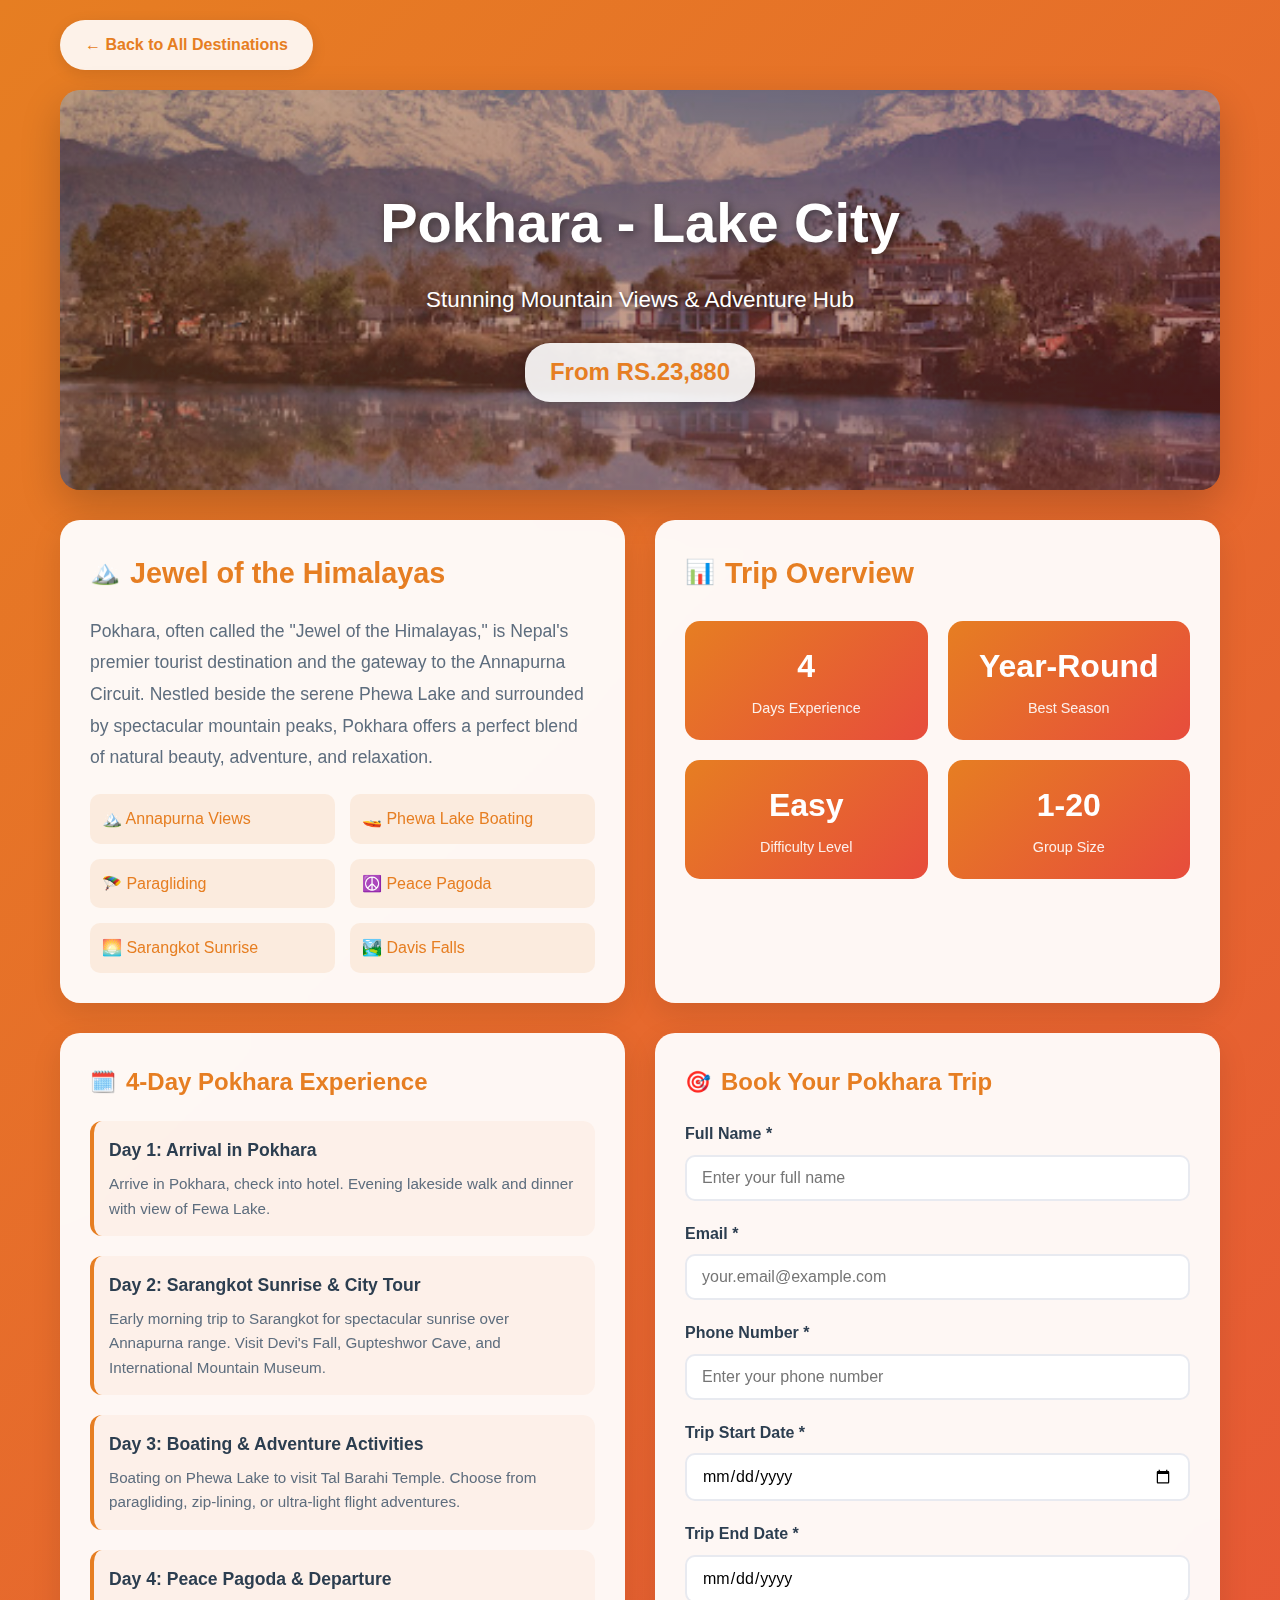
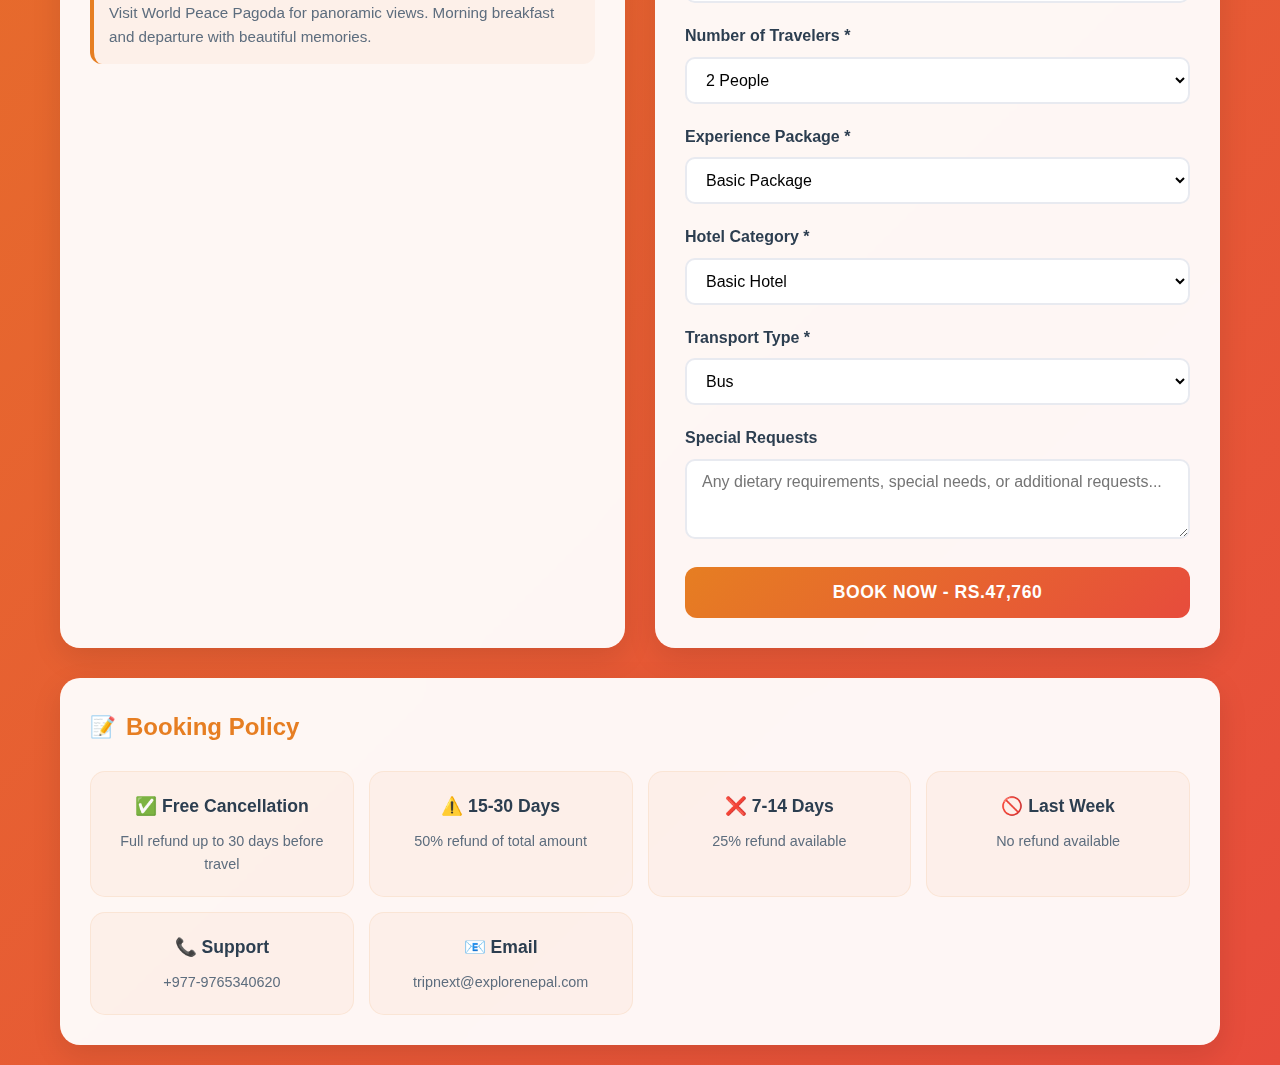
<file: pokhara.html>
<!DOCTYPE html>
<html lang="en">
<head>
    <meta charset="UTF-8">
    <meta name="viewport" content="width=device-width, initial-scale=1.0">
    <title>Pokhara - Explore Nepal</title>
    <style>
        /* ALL YOUR EXISTING STYLES - KEEP EXACTLY THE SAME */
        * {
            margin: 0;
            padding: 0;
            box-sizing: border-box;
            font-family: 'Segoe UI', Tahoma, Geneva, Verdana, sans-serif;
        }

        body {
            background: linear-gradient(135deg, #e67e22 0%, #e74c3c 100%);
            color: #333;
            line-height: 1.6;
        }

        .container {
            max-width: 1200px;
            margin: 0 auto;
            padding: 20px;
        }

        .back-btn {
            background: rgba(255, 255, 255, 0.9);
            color: #e67e22;
            border: none;
            padding: 12px 25px;
            border-radius: 25px;
            cursor: pointer;
            font-weight: 600;
            text-decoration: none;
            display: inline-flex;
            align-items: center;
            gap: 8px;
            margin-bottom: 20px;
            transition: all 0.3s ease;
            box-shadow: 0 4px 15px rgba(0, 0, 0, 0.1);
        }

        .back-btn:hover {
            background: white;
            transform: translateY(-2px);
            box-shadow: 0 6px 20px rgba(0, 0, 0, 0.15);
        }

        .hero-header {
            position: relative;
            border-radius: 20px;
            margin-bottom: 30px;
            overflow: hidden;
            box-shadow: 0 15px 40px rgba(0, 0, 0, 0.2);
            height: 400px;
        }

        .hero-image {
            width: 100%;
            height: 100%;
            object-fit: cover;
            filter: brightness(0.7);
        }

        .hero-content {
            position: absolute;
            top: 0;
            left: 0;
            right: 0;
            bottom: 0;
            display: flex;
            flex-direction: column;
            justify-content: center;
            align-items: center;
            text-align: center;
            color: white;
            padding: 30px;
            background: linear-gradient(135deg, rgba(230, 126, 34, 0.3) 0%, rgba(231, 76, 60, 0.3) 100%);
        }

        .hero-content h1 {
            font-size: 3.5rem;
            margin-bottom: 15px;
            font-weight: 700;
            text-shadow: 2px 2px 10px rgba(0, 0, 0, 0.5);
        }

        .hero-content p {
            font-size: 1.4rem;
            margin-bottom: 10px;
            text-shadow: 1px 1px 5px rgba(0, 0, 0, 0.5);
        }

        .rating {
            display: inline-flex;
            align-items: center;
            gap: 8px;
            background: linear-gradient(135deg, #ffd700, #ffed4e);
            padding: 8px 20px;
            border-radius: 25px;
            margin-top: 15px;
            font-weight: 600;
            color: #8e6c0a;
            box-shadow: 0 4px 15px rgba(0, 0, 0, 0.2);
        }

        .price-tag {
            background: rgba(255, 255, 255, 0.9);
            color: #e67e22;
            padding: 10px 25px;
            border-radius: 25px;
            font-size: 1.5rem;
            font-weight: 700;
            margin-top: 15px;
            box-shadow: 0 4px 15px rgba(0, 0, 0, 0.2);
        }

        .hero-section {
            display: grid;
            grid-template-columns: 1fr 1fr;
            gap: 30px;
            margin-bottom: 30px;
        }

        .introduction-card {
            background: rgba(255, 255, 255, 0.95);
            border-radius: 20px;
            padding: 30px;
            box-shadow: 0 10px 30px rgba(0, 0, 0, 0.1);
            backdrop-filter: blur(10px);
        }

        .introduction-card h2 {
            color: #e67e22;
            margin-bottom: 20px;
            font-size: 1.8rem;
            display: flex;
            align-items: center;
            gap: 10px;
        }

        .introduction-card h2::before {
            content: '🏔️';
            font-size: 1.5rem;
        }

        .introduction-card p {
            color: #5d6d7e;
            margin-bottom: 15px;
            font-size: 1.1rem;
            line-height: 1.8;
        }

        .highlights-grid {
            display: grid;
            grid-template-columns: repeat(2, 1fr);
            gap: 15px;
            margin-top: 20px;
        }

        .highlight-item {
            display: flex;
            align-items: center;
            gap: 10px;
            padding: 12px;
            background: rgba(230, 126, 34, 0.1);
            border-radius: 10px;
            font-weight: 500;
            color: #e67e22;
        }

        .stats-card {
            background: rgba(255, 255, 255, 0.95);
            border-radius: 20px;
            padding: 30px;
            box-shadow: 0 10px 30px rgba(0, 0, 0, 0.1);
            backdrop-filter: blur(10px);
        }

        .stats-card h2 {
            color: #e67e22;
            margin-bottom: 25px;
            font-size: 1.8rem;
            display: flex;
            align-items: center;
            gap: 10px;
        }

        .stats-card h2::before {
            content: '📊';
            font-size: 1.5rem;
        }

        .stats-grid {
            display: grid;
            grid-template-columns: repeat(2, 1fr);
            gap: 20px;
        }

        .stat-item {
            text-align: center;
            padding: 20px;
            background: linear-gradient(135deg, #e67e22, #e74c3c);
            border-radius: 15px;
            color: white;
            transition: transform 0.3s ease;
        }

        .stat-item:hover {
            transform: translateY(-5px);
        }

        .stat-number {
            font-size: 2rem;
            font-weight: 700;
            margin-bottom: 5px;
        }

        .stat-label {
            font-size: 0.9rem;
            opacity: 0.9;
        }

        .content-section {
            display: grid;
            grid-template-columns: 1fr 1fr;
            gap: 30px;
            margin-bottom: 30px;
        }

        .itinerary-card {
            background: rgba(255, 255, 255, 0.95);
            border-radius: 20px;
            padding: 30px;
            box-shadow: 0 10px 30px rgba(0, 0, 0, 0.1);
            backdrop-filter: blur(10px);
        }

        .itinerary-card h3 {
            color: #e67e22;
            margin-bottom: 20px;
            font-size: 1.5rem;
            display: flex;
            align-items: center;
            gap: 10px;
        }

        .itinerary-card h3::before {
            content: '🗓️';
            font-size: 1.3rem;
        }

        .itinerary-day {
            margin-bottom: 20px;
            padding: 15px;
            background: rgba(230, 126, 34, 0.05);
            border-radius: 12px;
            border-left: 4px solid #e67e22;
            transition: all 0.3s ease;
        }

        .itinerary-day:hover {
            background: rgba(230, 126, 34, 0.1);
            transform: translateX(5px);
        }

        .itinerary-day h4 {
            color: #2c3e50;
            margin-bottom: 8px;
            font-size: 1.1rem;
        }

        .itinerary-day p {
            color: #5d6d7e;
            margin: 0;
            font-size: 0.95rem;
        }

        .booking-card {
            background: rgba(255, 255, 255, 0.95);
            border-radius: 20px;
            padding: 30px;
            box-shadow: 0 10px 30px rgba(0, 0, 0, 0.1);
            backdrop-filter: blur(10px);
        }

        .booking-card h3 {
            color: #e67e22;
            margin-bottom: 20px;
            font-size: 1.5rem;
            display: flex;
            align-items: center;
            gap: 10px;
        }

        .booking-card h3::before {
            content: '🎯';
            font-size: 1.3rem;
        }

        .form-group {
            margin-bottom: 20px;
        }

        .form-group label {
            display: block;
            margin-bottom: 8px;
            font-weight: 600;
            color: #2c3e50;
        }

        .form-group input,
        .form-group select,
        .form-group textarea {
            width: 100%;
            padding: 12px 15px;
            border: 2px solid #e8eaf0;
            border-radius: 10px;
            font-size: 1rem;
            transition: all 0.3s ease;
            background: white;
        }

        .form-group input:focus,
        .form-group select:focus,
        .form-group textarea:focus {
            outline: none;
            border-color: #e67e22;
            box-shadow: 0 0 0 3px rgba(230, 126, 34, 0.1);
        }

        .form-group textarea {
            resize: vertical;
            min-height: 80px;
        }

        .book-now-btn {
            background: linear-gradient(135deg, #e67e22, #e74c3c);
            color: white;
            border: none;
            padding: 15px 30px;
            border-radius: 12px;
            cursor: pointer;
            font-weight: 600;
            width: 100%;
            font-size: 1.1rem;
            transition: all 0.3s ease;
            text-transform: uppercase;
            letter-spacing: 0.5px;
        }

        .book-now-btn:hover {
            transform: translateY(-2px);
            box-shadow: 0 8px 25px rgba(230, 126, 34, 0.3);
        }

        .policy-section {
            background: rgba(255, 255, 255, 0.95);
            border-radius: 20px;
            padding: 30px;
            box-shadow: 0 10px 30px rgba(0, 0, 0, 0.1);
            backdrop-filter: blur(10px);
        }

        .policy-section h3 {
            color: #e67e22;
            margin-bottom: 25px;
            font-size: 1.5rem;
            display: flex;
            align-items: center;
            gap: 10px;
        }

        .policy-section h3::before {
            content: '📝';
            font-size: 1.3rem;
        }

        .policy-grid {
            display: grid;
            grid-template-columns: repeat(auto-fit, minmax(250px, 1fr));
            gap: 15px;
        }

        .policy-item {
            padding: 20px;
            background: rgba(230, 126, 34, 0.05);
            border-radius: 15px;
            text-align: center;
            transition: all 0.3s ease;
            border: 1px solid rgba(230, 126, 34, 0.1);
        }

        .policy-item:hover {
            transform: translateY(-3px);
            box-shadow: 0 5px 15px rgba(0, 0, 0, 0.1);
        }

        .policy-item h4 {
            color: #2c3e50;
            margin-bottom: 10px;
            font-size: 1.1rem;
        }

        .policy-item p {
            color: #5d6d7e;
            margin: 0;
            font-size: 0.9rem;
        }

        .success-message {
            background: linear-gradient(135deg, #4CAF50, #45a049);
            color: white;
            padding: 20px;
            border-radius: 15px;
            margin-bottom: 20px;
            text-align: center;
            display: none;
            box-shadow: 0 5px 15px rgba(76, 175, 80, 0.3);
        }

        .error-message {
            background: linear-gradient(135deg, #f44336, #da190b);
            color: white;
            padding: 20px;
            border-radius: 15px;
            margin-bottom: 20px;
            text-align: center;
            display: none;
            box-shadow: 0 5px 15px rgba(244, 67, 54, 0.3);
        }

        .input-hint {
            color: #666;
            font-size: 0.8rem;
            display: block;
            margin-top: 5px;
        }

        @media (max-width: 768px) {
            .hero-section,
            .content-section {
                grid-template-columns: 1fr;
            }
            
            .stats-grid,
            .highlights-grid {
                grid-template-columns: 1fr;
            }
            
            .hero-content h1 {
                font-size: 2.5rem;
            }
            
            .hero-header {
                height: 300px;
            }
        }
    </style>
</head>
<body>
    <div class="container">
        <a href="index.php" class="back-btn">← Back to All Destinations</a>
        
        <!-- Success/Error Messages -->
        <div class="success-message" id="successMessage">
            ✅ Booking submitted successfully! We will contact you within 24 hours.
        </div>
        <div class="error-message" id="errorMessage">
            ❌ There was an error submitting your booking. Please try again.
        </div>
        
        <!-- Hero Header with Image -->
        <div class="hero-header">
            <img src="images/pokhara.jpg" alt="Pokhara - Lake City" class="hero-image">
            <div class="hero-content">
                <h1>Pokhara - Lake City</h1>
                <p>Stunning Mountain Views & Adventure Hub</p>
                <div class="price-tag">From RS.23,880</div>
            </div>
        </div>

        <!-- Hero Section -->
        <div class="hero-section">
            <div class="introduction-card">
                <h2>Jewel of the Himalayas</h2>
                <p>Pokhara, often called the "Jewel of the Himalayas," is Nepal's premier tourist destination and the gateway to the Annapurna Circuit. Nestled beside the serene Phewa Lake and surrounded by spectacular mountain peaks, Pokhara offers a perfect blend of natural beauty, adventure, and relaxation.</p>
                
                <div class="highlights-grid">
                    <div class="highlight-item">🏔️ Annapurna Views</div>
                    <div class="highlight-item">🚤 Phewa Lake Boating</div>
                    <div class="highlight-item">🪂 Paragliding</div>
                    <div class="highlight-item">☮️ Peace Pagoda</div>
                    <div class="highlight-item">🌅 Sarangkot Sunrise</div>
                    <div class="highlight-item">🏞️ Davis Falls</div>
                </div>
            </div>

            <div class="stats-card">
                <h2>Trip Overview</h2>
                <div class="stats-grid">
                    <div class="stat-item">
                        <div class="stat-number">4</div>
                        <div class="stat-label">Days Experience</div>
                    </div>
                    <div class="stat-item">
                        <div class="stat-number">Year-Round</div>
                        <div class="stat-label">Best Season</div>
                    </div>
                    <div class="stat-item">
                        <div class="stat-number">Easy</div>
                        <div class="stat-label">Difficulty Level</div>
                    </div>
                    <div class="stat-item">
                        <div class="stat-number">1-20</div>
                        <div class="stat-label">Group Size</div>
                    </div>
                </div>
            </div>
        </div>

        <!-- Content Section -->
        <div class="content-section">
            <div class="itinerary-card">
                <h3>4-Day Pokhara Experience</h3>
                <div class="itinerary-day">
                    <h4>Day 1: Arrival in Pokhara</h4>
                    <p>Arrive in Pokhara, check into hotel. Evening lakeside walk and dinner with view of Fewa Lake.</p>
                </div>
                <div class="itinerary-day">
                    <h4>Day 2: Sarangkot Sunrise & City Tour</h4>
                    <p>Early morning trip to Sarangkot for spectacular sunrise over Annapurna range. Visit Devi's Fall, Gupteshwor Cave, and International Mountain Museum.</p>
                </div>
                <div class="itinerary-day">
                    <h4>Day 3: Boating & Adventure Activities</h4>
                    <p>Boating on Phewa Lake to visit Tal Barahi Temple. Choose from paragliding, zip-lining, or ultra-light flight adventures.</p>
                </div>
                <div class="itinerary-day">
                    <h4>Day 4: Peace Pagoda & Departure</h4>
                    <p>Visit World Peace Pagoda for panoramic views. Morning breakfast and departure with beautiful memories.</p>
                </div>
            </div>

            <div class="booking-card">
                <h3>Book Your Pokhara Trip</h3>
                <form method="POST" action="process-booking.php" id="pokhara-booking-form">
                    <input type="hidden" name="destination" value="Pokhara - Lake City">
                    
                    <div class="form-group">
                        <label for="full_name">Full Name *</label>
                        <input type="text" id="full_name" name="full_name" required placeholder="Enter your full name">
                    </div>
                    
                    <div class="form-group">
                        <label for="email">Email *</label>
                        <input type="email" id="email" name="email" required placeholder="your.email@example.com">
                    </div>
                    
                    <div class="form-group">
                        <label for="phone">Phone Number *</label>
                        <input type="tel" id="phone" name="phone" required placeholder="Enter your phone number" pattern="[\+\d\s\-\(\)]*">
                    </div>
                    
                    <div class="form-group">
                        <label for="start_date">Trip Start Date *</label>
                        <input type="date" id="start_date" name="start_date" required>
                    </div>
                    
                    <div class="form-group">
                        <label for="end_date">Trip End Date *</label>
                        <input type="date" id="end_date" name="end_date" required readonly>
                    </div>
                    
                    <div class="form-group">
                        <label for="travelers">Number of Travelers *</label>
                        <select id="travelers" name="travelers" required>
                            <option value="">Select travelers</option>
                            <option value="1">1 Person</option>
                            <option value="2" selected>2 People</option>
                            <option value="3">3 People</option>
                            <option value="4">4 People</option>
                            <option value="5">5+ People</option>
                        </select>
                    </div>
                    
                    <div class="form-group">
                        <label for="package">Experience Package *</label>
                        <select id="package" name="package" required>
                            <option value="Basic Package">Basic Package</option>
                            <option value="Standard Package">Standard Package</option>
                            <option value="Premium Package">Premium Package</option>
                        </select>
                    </div>
                    
                    <div class="form-group">
                        <label for="hotel">Hotel Category *</label>
                        <select id="hotel" name="hotel" required>
                            <option value="Basic Hotel">Basic Hotel</option>
                            <option value="3-Star Hotel">3-Star Hotel</option>
                            <option value="4-Star Hotel">4-Star Hotel</option>
                            <option value="5-Star Hotel">5-Star Hotel</option>
                            <option value="Luxury Resort">Luxury Resort</option>
                        </select>
                    </div>
                    
                    <div class="form-group">
                        <label for="transport">Transport Type *</label>
                        <select id="transport" name="transport" required>
                            <option value="Bus">Bus</option>
                            <option value="Private Car">Private Car</option>
                            <option value="Flight">Flight</option>
                            <option value="Jeep">Jeep</option>
                        </select>
                    </div>
                    
                    <div class="form-group">
                        <label for="special_requests">Special Requests</label>
                        <textarea id="special_requests" name="special_requests" placeholder="Any dietary requirements, special needs, or additional requests..."></textarea>
                    </div>
                    
                    <input type="hidden" id="final_price" name="price" value="23880">
                    
                    <button type="submit" class="book-now-btn" id="bookNowBtn">Book Now - RS.23,880</button>
                </form>
            </div>
        </div>

        <!-- Policy Section -->
        <div class="policy-section">
            <h3>Booking Policy</h3>
            <div class="policy-grid">
                <div class="policy-item">
                    <h4>✅ Free Cancellation</h4>
                    <p>Full refund up to 30 days before travel</p>
                </div>
                <div class="policy-item">
                    <h4>⚠️ 15-30 Days</h4>
                    <p>50% refund of total amount</p>
                </div>
                <div class="policy-item">
                    <h4>❌ 7-14 Days</h4>
                    <p>25% refund available</p>
                </div>
                <div class="policy-item">
                    <h4>🚫 Last Week</h4>
                    <p>No refund available</p>
                </div>
                <div class="policy-item">
                    <h4>📞 Support</h4>
                    <p>+977-9765340620</p>
                </div>
                <div class="policy-item">
                    <h4>📧 Email</h4>
                    <p>tripnext@explorenepal.com</p>
                </div>
            </div>
        </div>
    </div>

    <script>
        // ============== FIXED PRICE CALCULATION - LIKE DYNAMIC-DESTINATION.PHP ==============
        const pokharaBasePrice = 23880;
        
        // Get form elements
        const travelersSelect = document.getElementById('travelers');
        const packageSelect = document.getElementById('package');
        const hotelSelect = document.getElementById('hotel');
        const transportSelect = document.getElementById('transport');
        const bookButton = document.getElementById('bookNowBtn');
        const priceInput = document.getElementById('final_price');
        const startDateInput = document.getElementById('start_date');
        const endDateInput = document.getElementById('end_date');

        // Package multipliers
        const packageMultipliers = {
            'Basic Package': 1.0,
            'Standard Package': 1.3,
            'Premium Package': 1.6
        };

        // Hotel multipliers
        const hotelMultipliers = {
            'Basic Hotel': 1.0,
            '3-Star Hotel': 1.4,
            '4-Star Hotel': 1.8,
            '5-Star Hotel': 2.3,
            'Luxury Resort': 3.0
        };

        // Transport multipliers
        const transportMultipliers = {
            'Bus': 1.0,
            'Private Car': 1.5,
            'Jeep': 1.3,
            'Flight': 2.0
        };

        // Function to format price in RS.XX,XXX format
        function formatPrice(amount) {
            return 'RS.' + Math.round(amount).toLocaleString('en-IN');
        }

        // Function to calculate total price
        function calculateTotalPrice() {
            const travelers = parseInt(travelersSelect.value) || 1;
            const packageMultiplier = packageMultipliers[packageSelect.value] || 1.0;
            const hotelMultiplier = hotelMultipliers[hotelSelect.value] || 1.0;
            const transportMultiplier = transportMultipliers[transportSelect.value] || 1.0;
            
            // Calculate per person price with all multipliers
            const perPersonPrice = pokharaBasePrice * packageMultiplier * hotelMultiplier * transportMultiplier;
            
            // Calculate total for all travelers
            const totalPrice = perPersonPrice * travelers;
            
            return {
                perPerson: perPersonPrice,
                total: totalPrice,
                travelers: travelers
            };
        }

        // Function to update price display
        function updatePrice() {
            const priceData = calculateTotalPrice();
            
            // Update button text
            bookButton.textContent = `Book Now - ${formatPrice(priceData.total)}`;
            
            // Update hidden input with total price
            priceInput.value = priceData.total;
        }

        // Set minimum date for start date to today
        const today = new Date().toISOString().split('T')[0];
        startDateInput.min = today;

        // Calculate end date (4 days duration)
        startDateInput.addEventListener('change', function() {
            if (this.value) {
                const startDate = new Date(this.value);
                const endDate = new Date(startDate);
                endDate.setDate(endDate.getDate() + 3);
                
                const year = endDate.getFullYear();
                const month = String(endDate.getMonth() + 1).padStart(2, '0');
                const day = String(endDate.getDate()).padStart(2, '0');
                const formattedEndDate = `${year}-${month}-${day}`;
                
                endDateInput.value = formattedEndDate;
            }
        });

        // Add event listeners
        travelersSelect.addEventListener('change', updatePrice);
        packageSelect.addEventListener('change', updatePrice);
        hotelSelect.addEventListener('change', updatePrice);
        transportSelect.addEventListener('change', updatePrice);

        // Check URL for success/error parameters
        const urlParams = new URLSearchParams(window.location.search);
        if (urlParams.get('booking') === 'success') {
            document.getElementById('successMessage').style.display = 'block';
            document.getElementById('successMessage').scrollIntoView({ behavior: 'smooth' });
        } else if (urlParams.get('booking') === 'error') {
            document.getElementById('errorMessage').style.display = 'block';
            document.getElementById('errorMessage').scrollIntoView({ behavior: 'smooth' });
        }

        // Initialize price calculation
        setTimeout(updatePrice, 100);
        // ============== END OF FIXED PRICE CALCULATION ==============
    </script>
</body>
</html>
</file>
